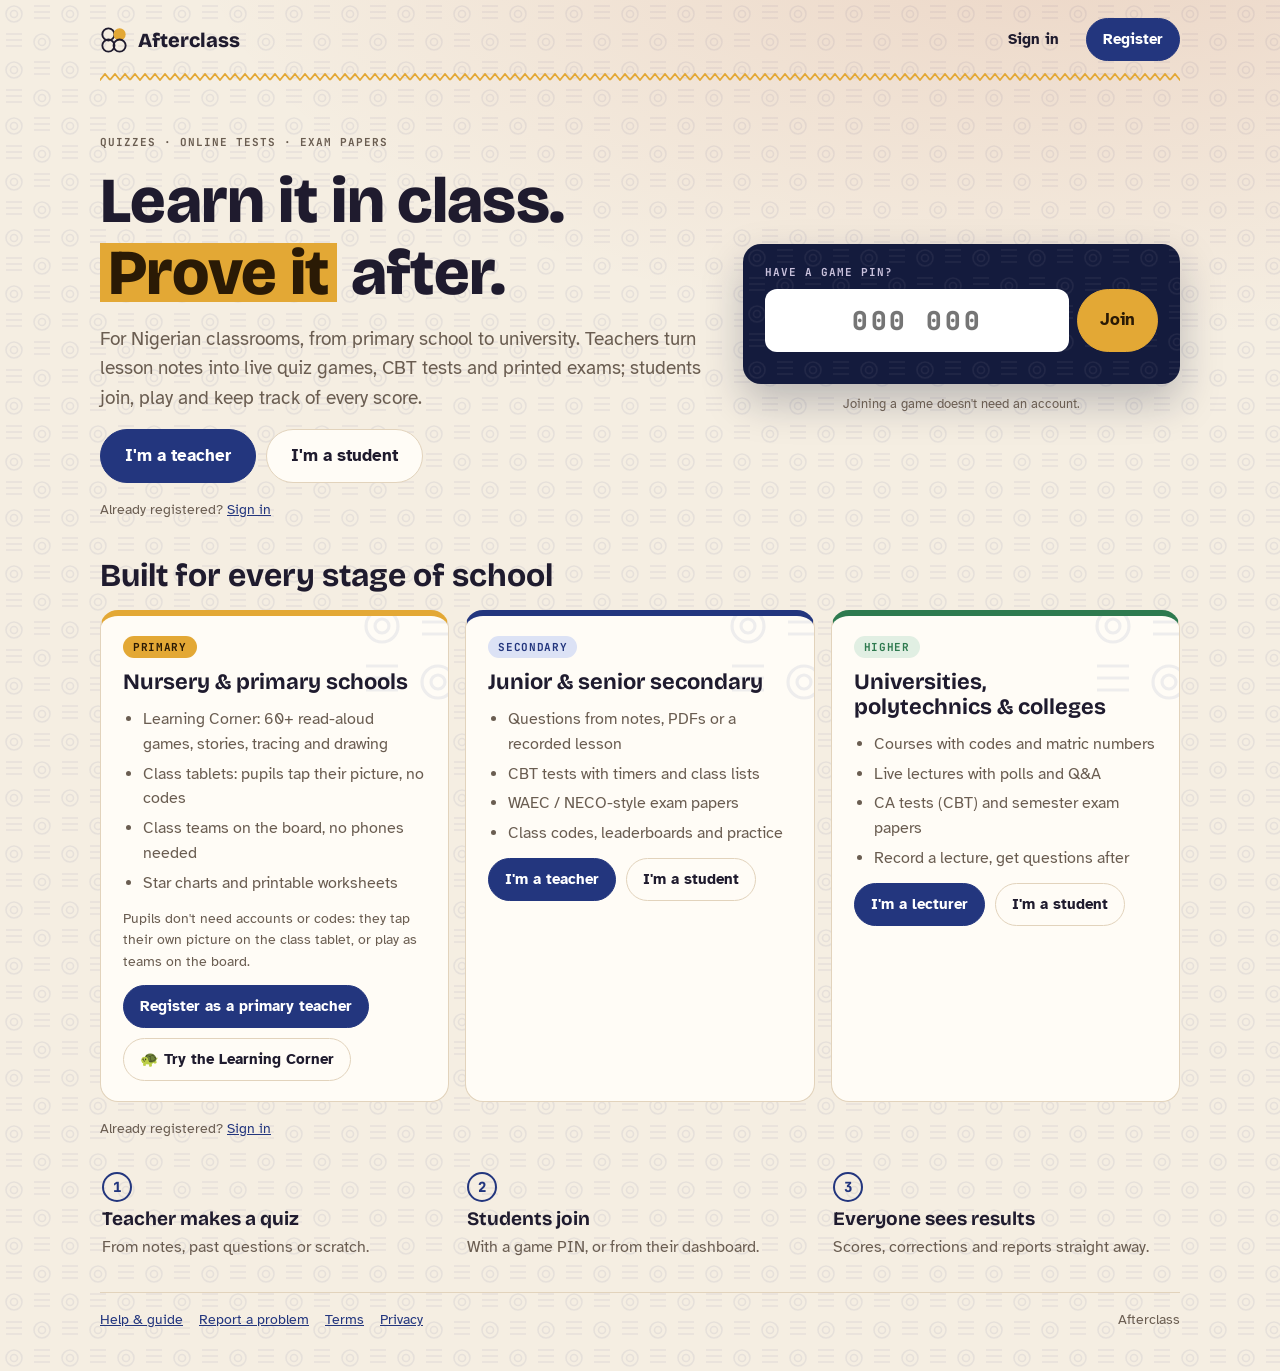
<file: index.html>
<!doctype html>
<html lang="en">
<head>
<meta charset="utf-8">
<meta name="viewport" content="width=device-width, initial-scale=1, viewport-fit=cover">
<title>Afterclass · Quizzes, tests and exams</title>
<meta name="description" content="Live quiz games, online tests and exam papers for schools. Students and teachers register free, or join a game with its PIN.">
<meta property="og:title" content="Afterclass · Quizzes, tests and exams">
<meta property="og:description" content="Live quiz games, online tests and exam papers for schools. Students and teachers register free, or join a game with its PIN.">
<meta name="theme-color" content="#141B3D">
<link rel="icon" href="assets/favicon.svg" type="image/svg+xml">
<link rel="manifest" href="manifest.webmanifest">
<link rel="apple-touch-icon" href="assets/icons/icon-192.png">
<link rel="stylesheet" href="assets/css/app.css">
<script src="assets/js/boot.js"></script>
</head>
<body class="stage">
<div id="app"><div class="phone"><p class="muted boot">Loading…</p></div></div>
<div id="announce" class="sr-only" aria-live="assertive"></div>

<!-- Shown when the browser can't run the quiz (Opera Mini "extreme" mode, very old phones). -->
<div id="oldBrowser" class="phone" hidden>
  <h1 style="font-size:28px">Please open this link in Chrome</h1>
  <p>Your browser can't run the quiz. Opera Mini's data-saving mode and some very old browsers don't support it.</p>
  <p><b>What to do:</b> copy this page's address and open it in <b>Chrome</b>, <b>Firefox</b>, <b>Samsung Internet</b> or <b>Opera</b> (the normal Opera, not Opera Mini). In Opera Mini you can also turn off <i>Data savings → Extreme</i>.</p>
</div>
<noscript><div class="phone"><h1 style="font-size:28px">Turn on JavaScript</h1><p>This quiz needs JavaScript. Open the link in Chrome or another modern browser.</p></div></noscript>
<script nomodule>document.getElementById("app").hidden = true; document.getElementById("oldBrowser").hidden = false;</script>
<script>
  if (/Opera Mini/i.test(navigator.userAgent) || window.operamini) { document.getElementById("app").hidden = true; document.getElementById("oldBrowser").hidden = false; }
</script>
<script src="assets/vendor/supabase.js" defer></script>
<script type="module" src="assets/js/student.js"></script>
</body>
</html>
</file>
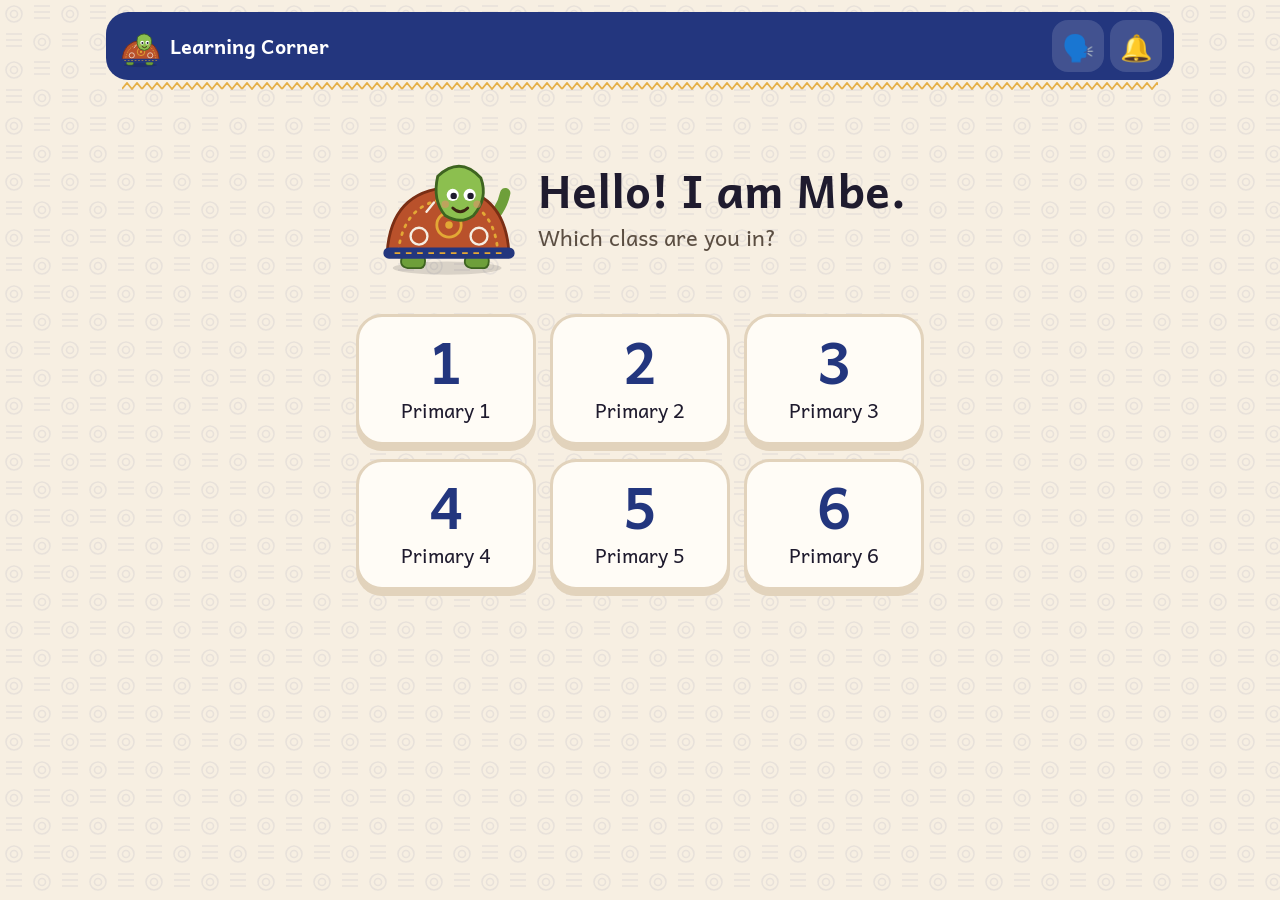
<file: kids/index.html>
<!doctype html>
<html lang="en">
<head>
<meta charset="utf-8">
<meta name="viewport" content="width=device-width, initial-scale=1, viewport-fit=cover">
<title>Learning Corner · Afterclass</title>
<meta name="description" content="Learning games, stories, tracing and drawing for Nigerian primary pupils. Read aloud, no typing needed.">
<meta name="theme-color" content="#23367E">
<link rel="icon" href="../assets/favicon.svg" type="image/svg+xml">
<link rel="manifest" href="../manifest.webmanifest">
<link rel="apple-touch-icon" href="../assets/icons/icon-192.png">
<link rel="preconnect" href="https://fonts.googleapis.com">
<link rel="stylesheet" href="https://fonts.googleapis.com/css2?family=Andika:wght@400;700&display=swap">
<link rel="stylesheet" href="../assets/css/app.css">
<link rel="stylesheet" href="../assets/css/kids.css">
<script src="../assets/js/boot.js"></script>
</head>
<body class="kids">
<div id="kapp"><p class="boot k-center">Loading…</p></div>
<noscript><p class="k-center">Please open this page in Chrome with JavaScript turned on.</p></noscript>
<script src="../assets/vendor/supabase.js" defer></script>
<script type="module" src="../assets/js/kids/app.js"></script>
</body>
</html>
</file>
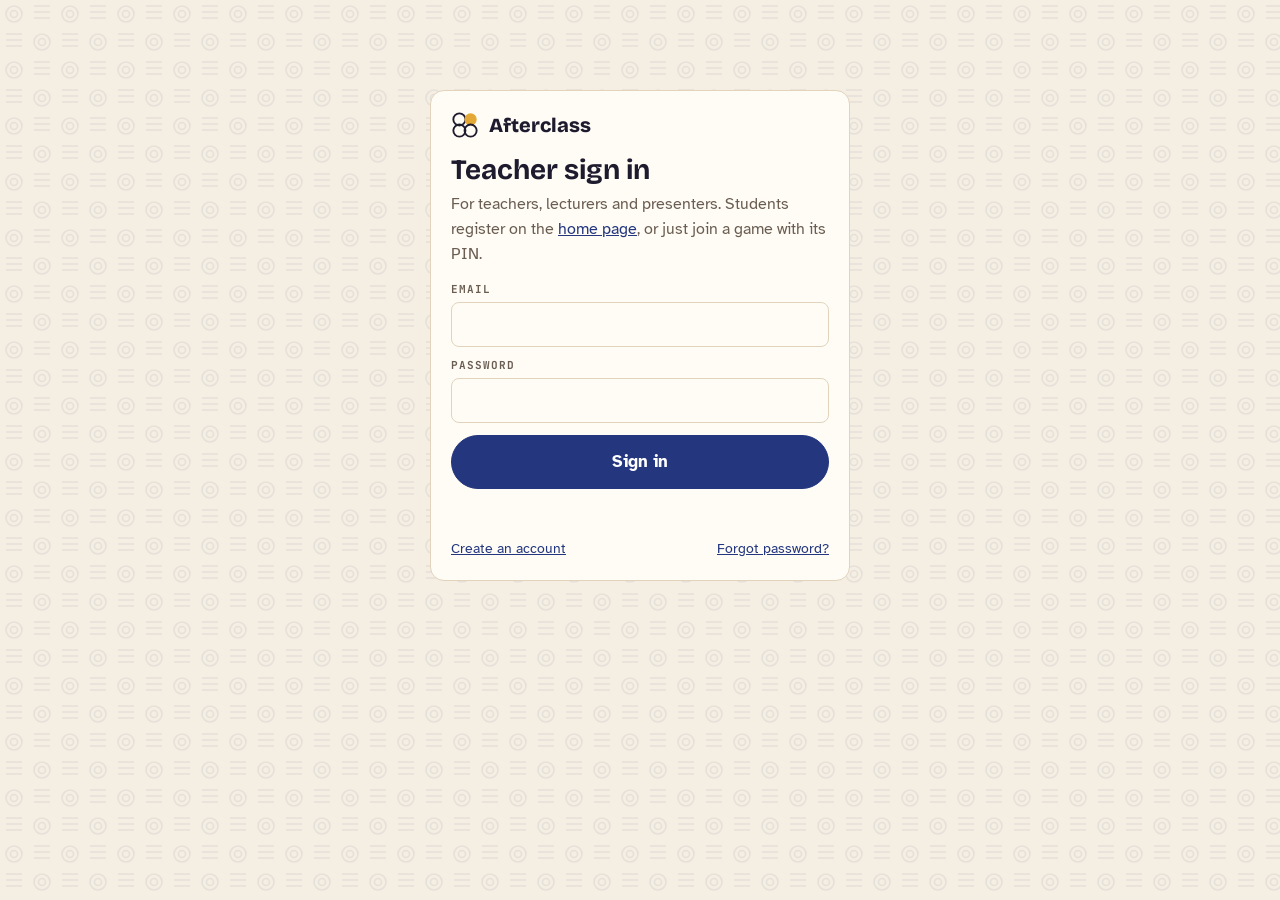
<file: teacher/index.html>
<!doctype html>
<html lang="en">
<head>
<meta charset="utf-8">
<meta name="viewport" content="width=device-width, initial-scale=1">
<title>Afterclass · Teacher</title>
<meta name="robots" content="noindex">
<link rel="icon" href="../assets/favicon.svg" type="image/svg+xml">
<link rel="manifest" href="../manifest.webmanifest">
<link rel="apple-touch-icon" href="../assets/icons/icon-192.png">
<meta name="theme-color" content="#141B3D">
<script src="../assets/js/boot.js"></script>
<link rel="stylesheet" href="../assets/css/app.css">
</head>
<body>
<div class="shell" id="app"><p class="muted boot">Loading…</p></div>
<script src="../assets/vendor/supabase.js" defer></script>
<script type="module" src="../assets/js/teacher.js"></script>
</body>
</html>
</file>
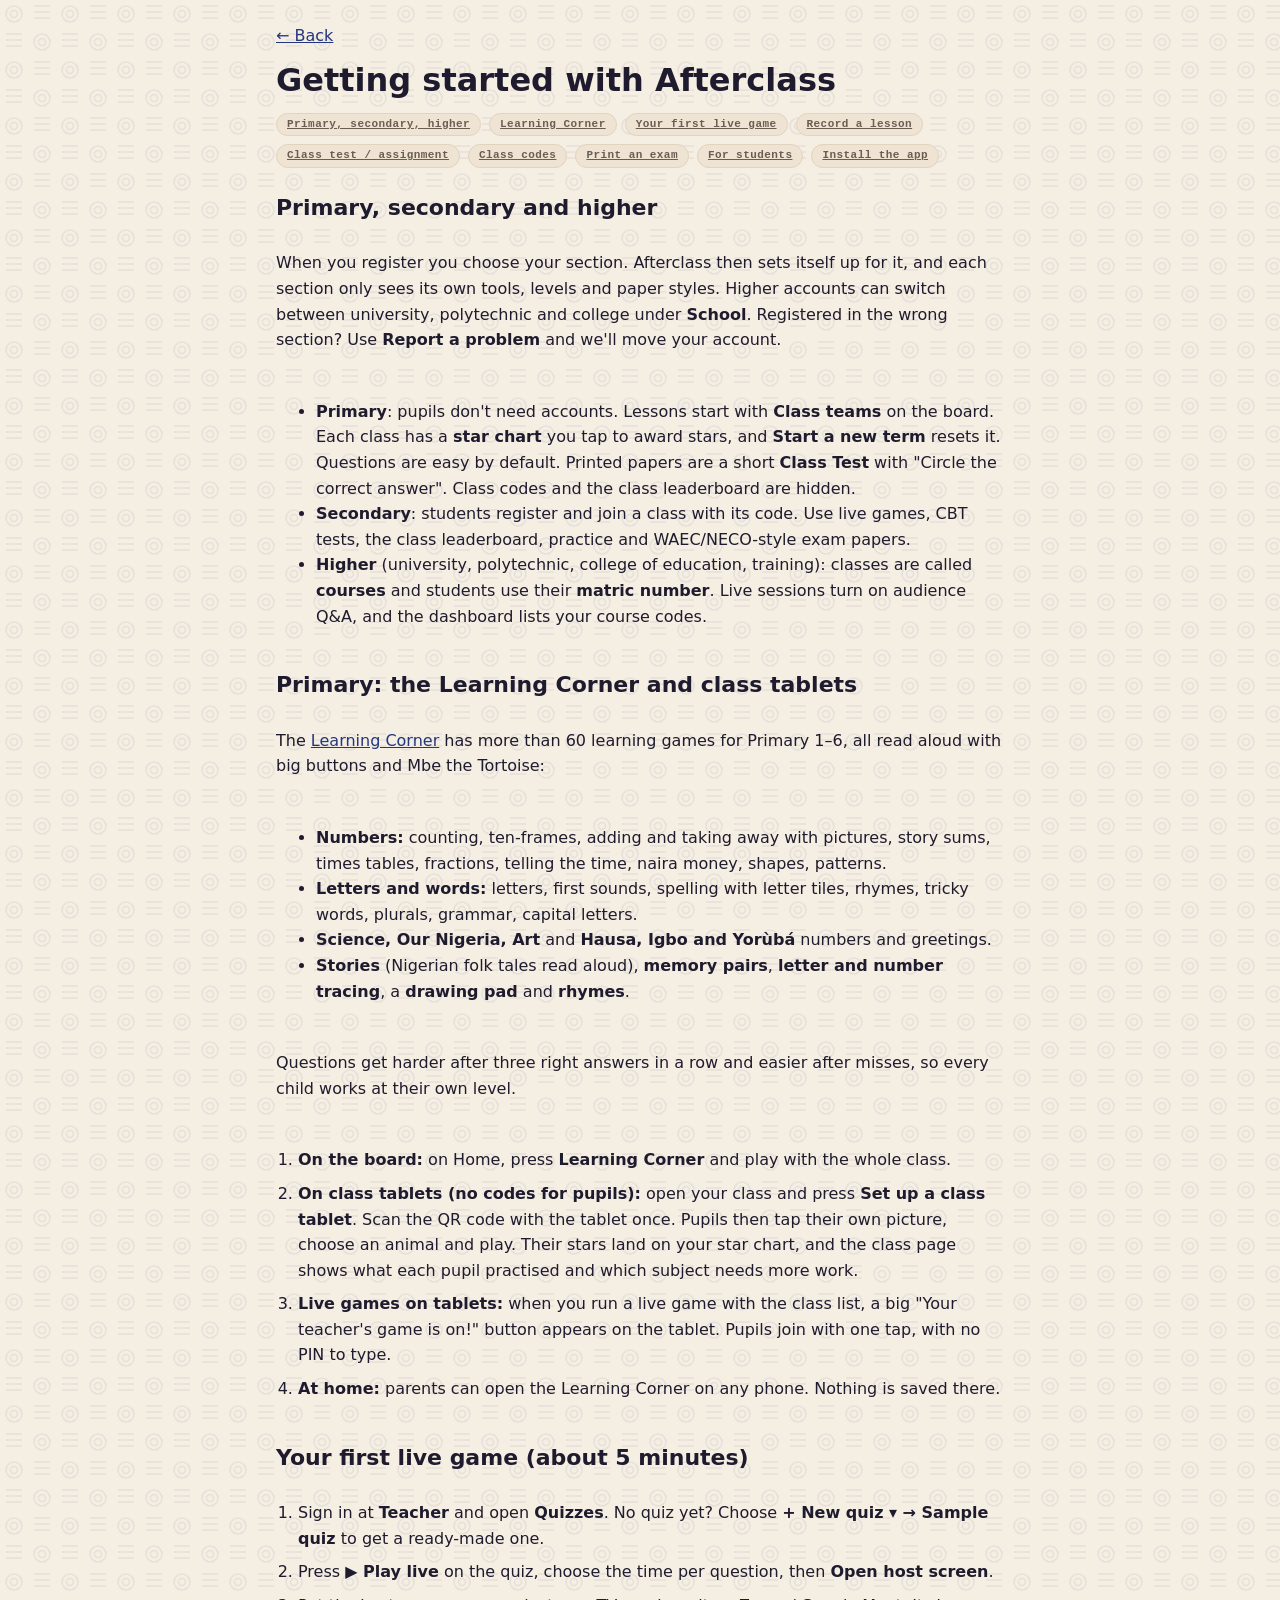
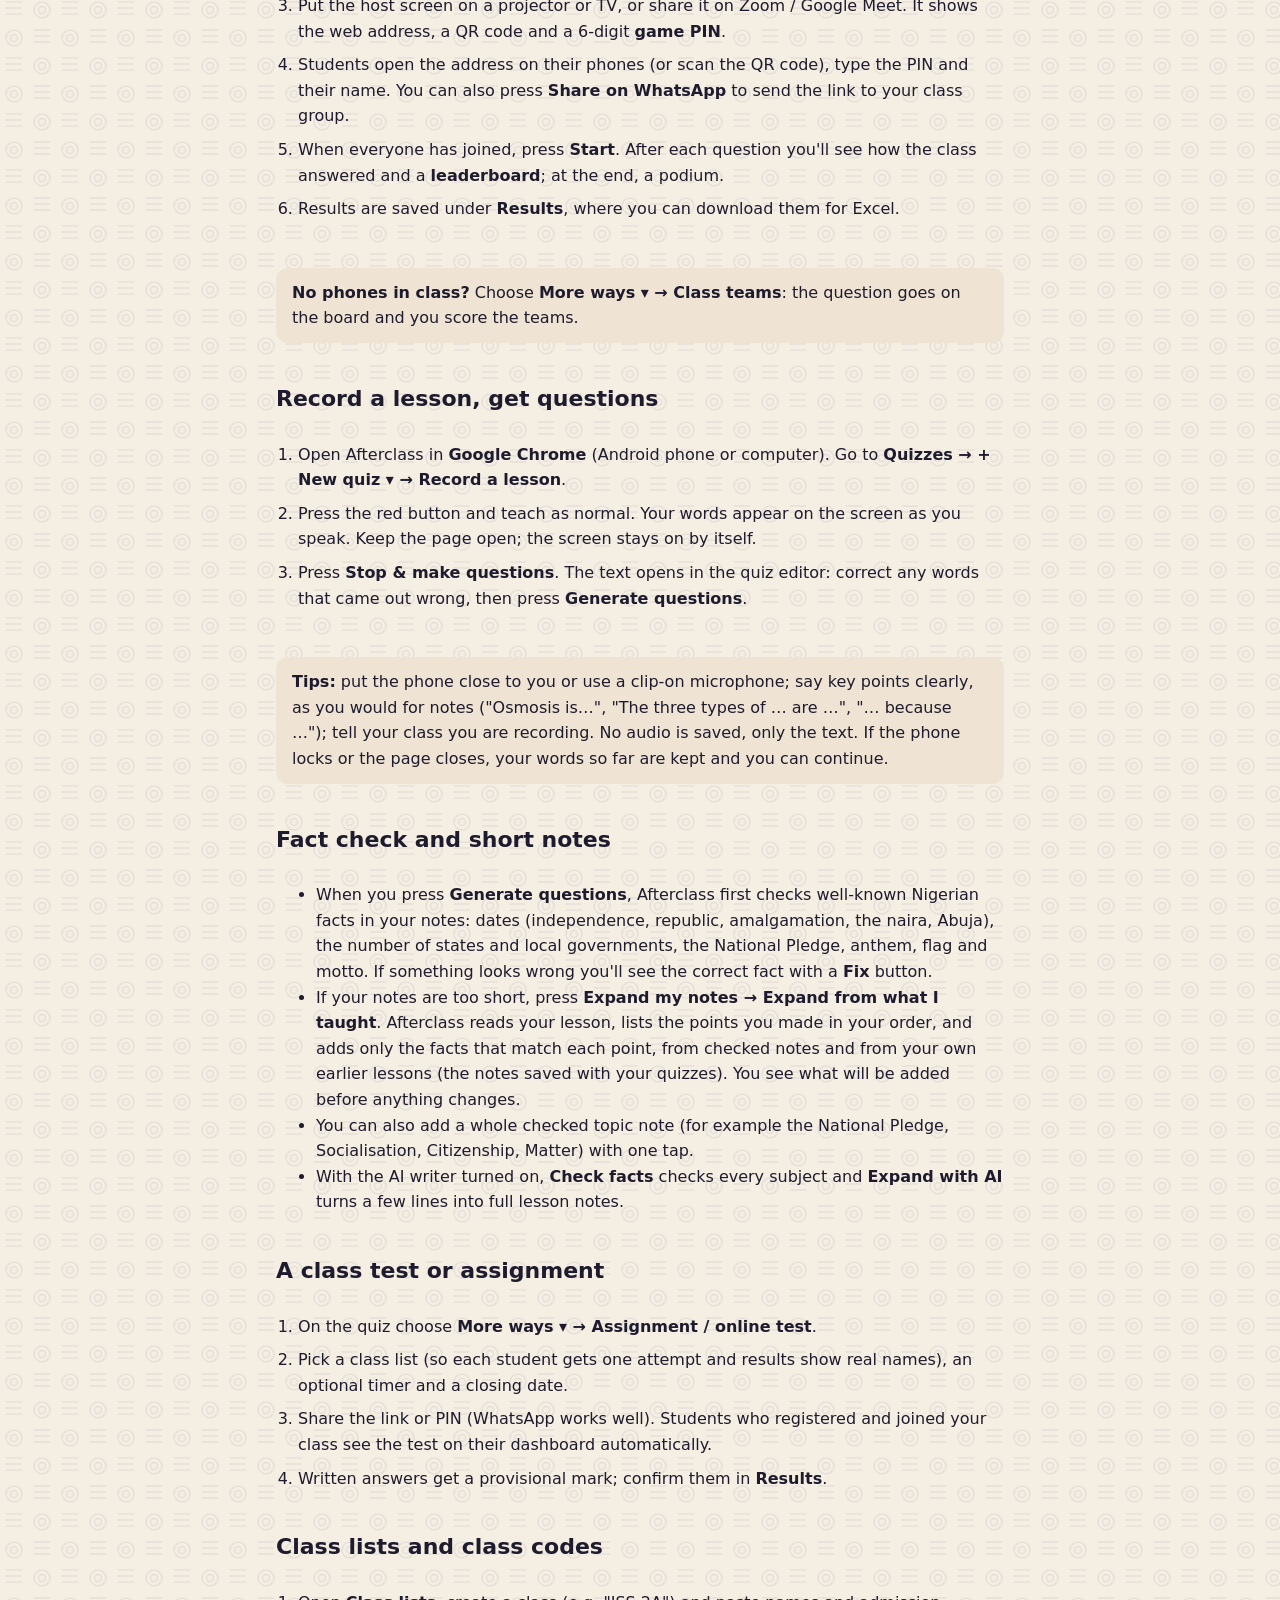
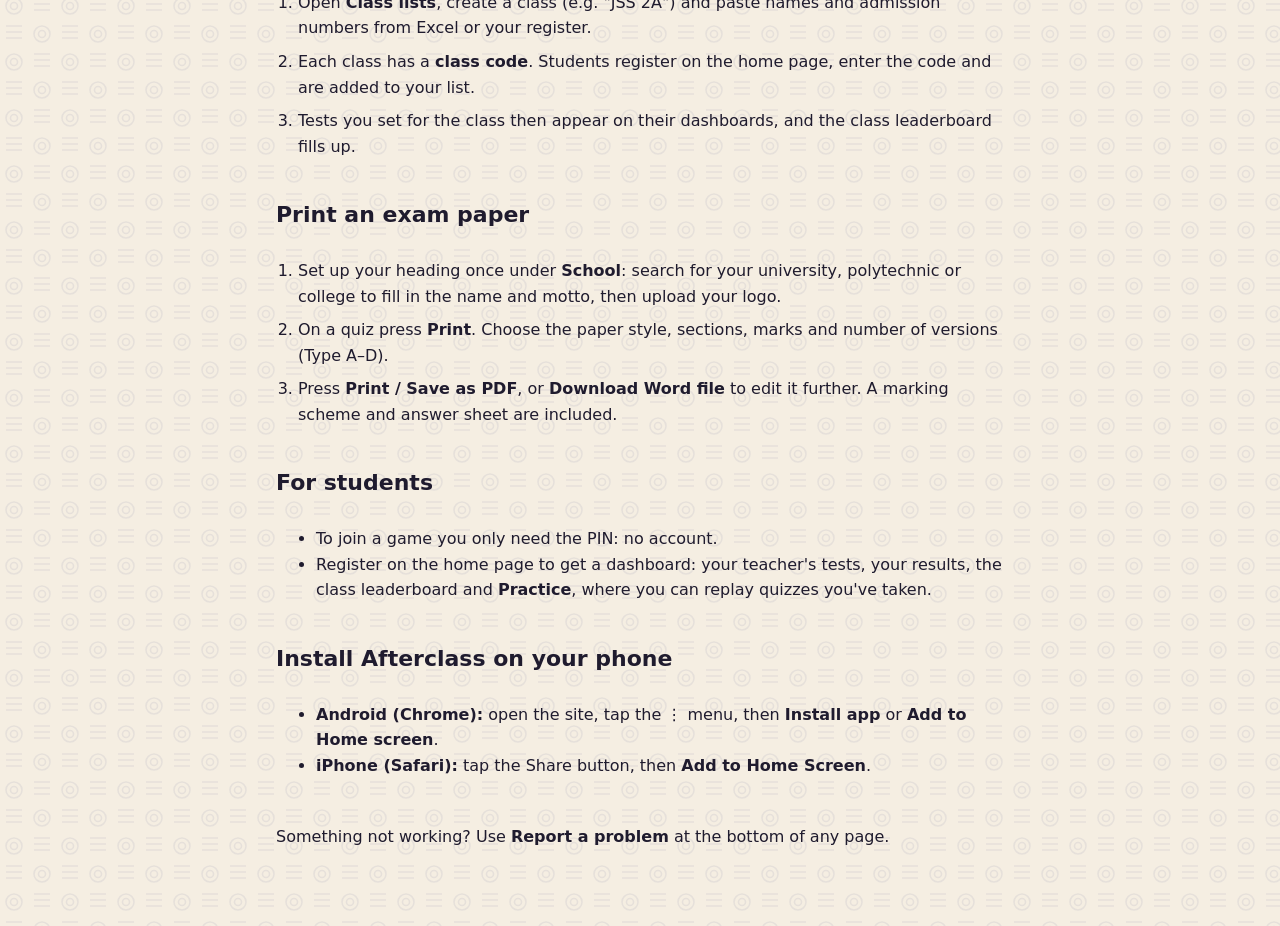
<file: help.html>
<!doctype html>
<html lang="en">
<head>
<meta charset="utf-8">
<meta name="viewport" content="width=device-width, initial-scale=1">
<title>Afterclass · Getting started</title>
<link rel="icon" href="assets/favicon.svg" type="image/svg+xml">
<link rel="manifest" href="manifest.webmanifest">
<link rel="stylesheet" href="assets/css/app.css">
<style>
  .doc { max-width: 760px; margin: 0 auto; padding: 24px 16px 60px; display: grid; gap: 14px; }
  .doc h1 { font-size: 32px; } .doc h2 { font-size: 22px; margin-top: 14px; } .doc p, .doc li { line-height: 1.6; }
  .doc ol { padding-left: 22px; display: grid; gap: 8px; }
  .tip { background: var(--sunk); border-radius: 12px; padding: 12px 16px; }
  nav.toc { display: flex; flex-wrap: wrap; gap: 8px; }
</style>
</head>
<body>
<main class="doc">
  <a href="./">← Back</a>
  <h1>Getting started with Afterclass</h1>
  <nav class="toc" aria-label="On this page"><a class="chip" href="#sections">Primary, secondary, higher</a><a class="chip" href="#corner">Learning Corner</a><a class="chip" href="#live">Your first live game</a><a class="chip" href="#record">Record a lesson</a><a class="chip" href="#test">Class test / assignment</a><a class="chip" href="#class">Class codes</a><a class="chip" href="#print">Print an exam</a><a class="chip" href="#students">For students</a><a class="chip" href="#app">Install the app</a></nav>

  <h2 id="sections">Primary, secondary and higher</h2>
  <p>When you register you choose your section. Afterclass then sets itself up for it, and each section only sees its own tools, levels and paper styles. Higher accounts can switch between university, polytechnic and college under <b>School</b>. Registered in the wrong section? Use <b>Report a problem</b> and we'll move your account.</p>
  <ul>
    <li><b>Primary</b>: pupils don't need accounts. Lessons start with <b>Class teams</b> on the board. Each class has a <b>star chart</b> you tap to award stars, and <b>Start a new term</b> resets it. Questions are easy by default. Printed papers are a short <b>Class Test</b> with "Circle the correct answer". Class codes and the class leaderboard are hidden.</li>
    <li><b>Secondary</b>: students register and join a class with its code. Use live games, CBT tests, the class leaderboard, practice and WAEC/NECO-style exam papers.</li>
    <li><b>Higher</b> (university, polytechnic, college of education, training): classes are called <b>courses</b> and students use their <b>matric number</b>. Live sessions turn on audience Q&amp;A, and the dashboard lists your course codes.</li>
  </ul>

  <h2 id="corner">Primary: the Learning Corner and class tablets</h2>
  <p>The <a href="kids/">Learning Corner</a> has more than 60 learning games for Primary 1–6, all read aloud with big buttons and Mbe the Tortoise:</p>
  <ul>
    <li><b>Numbers:</b> counting, ten-frames, adding and taking away with pictures, story sums, times tables, fractions, telling the time, naira money, shapes, patterns.</li>
    <li><b>Letters and words:</b> letters, first sounds, spelling with letter tiles, rhymes, tricky words, plurals, grammar, capital letters.</li>
    <li><b>Science, Our Nigeria, Art</b> and <b>Hausa, Igbo and Yorùbá</b> numbers and greetings.</li>
    <li><b>Stories</b> (Nigerian folk tales read aloud), <b>memory pairs</b>, <b>letter and number tracing</b>, a <b>drawing pad</b> and <b>rhymes</b>.</li>
  </ul>
  <p>Questions get harder after three right answers in a row and easier after misses, so every child works at their own level.</p>
  <ol>
    <li><b>On the board:</b> on Home, press <b>Learning Corner</b> and play with the whole class.</li>
    <li><b>On class tablets (no codes for pupils):</b> open your class and press <b>Set up a class tablet</b>. Scan the QR code with the tablet once. Pupils then tap their own picture, choose an animal and play. Their stars land on your star chart, and the class page shows what each pupil practised and which subject needs more work.</li>
    <li><b>Live games on tablets:</b> when you run a live game with the class list, a big "Your teacher's game is on!" button appears on the tablet. Pupils join with one tap, with no PIN to type.</li>
    <li><b>At home:</b> parents can open the Learning Corner on any phone. Nothing is saved there.</li>
  </ol>

  <h2 id="live">Your first live game (about 5 minutes)</h2>
  <ol>
    <li>Sign in at <b>Teacher</b> and open <b>Quizzes</b>. No quiz yet? Choose <b>+ New quiz ▾ → Sample quiz</b> to get a ready-made one.</li>
    <li>Press <b>▶ Play live</b> on the quiz, choose the time per question, then <b>Open host screen</b>.</li>
    <li>Put the host screen on a projector or TV, or share it on Zoom / Google Meet. It shows the web address, a QR code and a 6-digit <b>game PIN</b>.</li>
    <li>Students open the address on their phones (or scan the QR code), type the PIN and their name. You can also press <b>Share on WhatsApp</b> to send the link to your class group.</li>
    <li>When everyone has joined, press <b>Start</b>. After each question you'll see how the class answered and a <b>leaderboard</b>; at the end, a podium.</li>
    <li>Results are saved under <b>Results</b>, where you can download them for Excel.</li>
  </ol>
  <p class="tip"><b>No phones in class?</b> Choose <b>More ways ▾ → Class teams</b>: the question goes on the board and you score the teams.</p>

  <h2 id="record">Record a lesson, get questions</h2>
  <ol>
    <li>Open Afterclass in <b>Google Chrome</b> (Android phone or computer). Go to <b>Quizzes → + New quiz ▾ → Record a lesson</b>.</li>
    <li>Press the red button and teach as normal. Your words appear on the screen as you speak. Keep the page open; the screen stays on by itself.</li>
    <li>Press <b>Stop &amp; make questions</b>. The text opens in the quiz editor: correct any words that came out wrong, then press <b>Generate questions</b>.</li>
  </ol>
  <p class="tip"><b>Tips:</b> put the phone close to you or use a clip-on microphone; say key points clearly, as you would for notes ("Osmosis is…", "The three types of … are …", "… because …"); tell your class you are recording. No audio is saved, only the text. If the phone locks or the page closes, your words so far are kept and you can continue.</p>

  <h2 id="check">Fact check and short notes</h2>
  <ul>
    <li>When you press <b>Generate questions</b>, Afterclass first checks well-known Nigerian facts in your notes: dates (independence, republic, amalgamation, the naira, Abuja), the number of states and local governments, the National Pledge, anthem, flag and motto. If something looks wrong you'll see the correct fact with a <b>Fix</b> button.</li>
    <li>If your notes are too short, press <b>Expand my notes → Expand from what I taught</b>. Afterclass reads your lesson, lists the points you made in your order, and adds only the facts that match each point, from checked notes and from your own earlier lessons (the notes saved with your quizzes). You see what will be added before anything changes.</li>
    <li>You can also add a whole checked topic note (for example the National Pledge, Socialisation, Citizenship, Matter) with one tap.</li>
    <li>With the AI writer turned on, <b>Check facts</b> checks every subject and <b>Expand with AI</b> turns a few lines into full lesson notes.</li>
  </ul>

  <h2 id="test">A class test or assignment</h2>
  <ol>
    <li>On the quiz choose <b>More ways ▾ → Assignment / online test</b>.</li>
    <li>Pick a class list (so each student gets one attempt and results show real names), an optional timer and a closing date.</li>
    <li>Share the link or PIN (WhatsApp works well). Students who registered and joined your class see the test on their dashboard automatically.</li>
    <li>Written answers get a provisional mark; confirm them in <b>Results</b>.</li>
  </ol>

  <h2 id="class">Class lists and class codes</h2>
  <ol>
    <li>Open <b>Class lists</b>, create a class (e.g. "JSS 2A") and paste names and admission numbers from Excel or your register.</li>
    <li>Each class has a <b>class code</b>. Students register on the home page, enter the code and are added to your list.</li>
    <li>Tests you set for the class then appear on their dashboards, and the class leaderboard fills up.</li>
  </ol>

  <h2 id="print">Print an exam paper</h2>
  <ol>
    <li>Set up your heading once under <b>School</b>: search for your university, polytechnic or college to fill in the name and motto, then upload your logo.</li>
    <li>On a quiz press <b>Print</b>. Choose the paper style, sections, marks and number of versions (Type A–D).</li>
    <li>Press <b>Print / Save as PDF</b>, or <b>Download Word file</b> to edit it further. A marking scheme and answer sheet are included.</li>
  </ol>

  <h2 id="students">For students</h2>
  <ul>
    <li>To join a game you only need the PIN: no account.</li>
    <li>Register on the home page to get a dashboard: your teacher's tests, your results, the class leaderboard and <b>Practice</b>, where you can replay quizzes you've taken.</li>
  </ul>

  <h2 id="app">Install Afterclass on your phone</h2>
  <ul>
    <li><b>Android (Chrome):</b> open the site, tap the ⋮ menu, then <b>Install app</b> or <b>Add to Home screen</b>.</li>
    <li><b>iPhone (Safari):</b> tap the Share button, then <b>Add to Home Screen</b>.</li>
  </ul>
  <p>Something not working? Use <b>Report a problem</b> at the bottom of any page.</p>
</main>
</body>
</html>
</file>
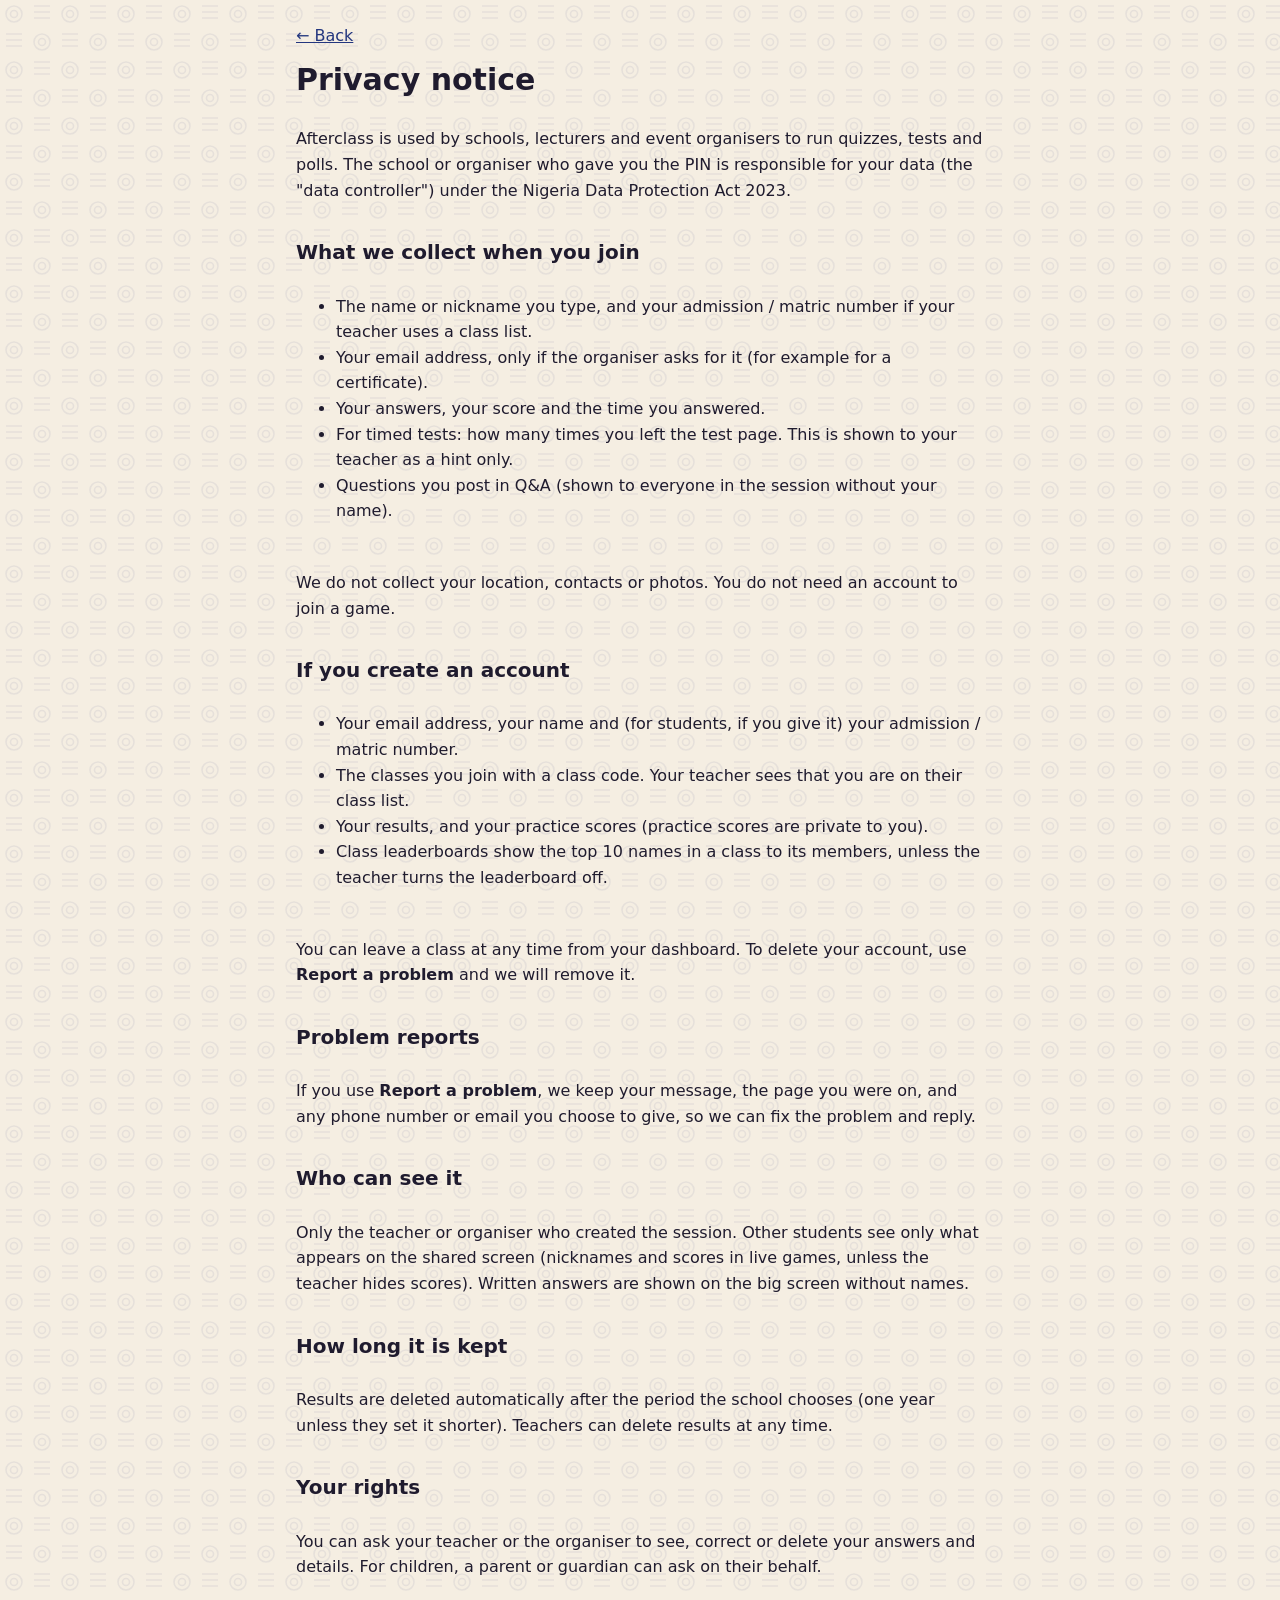
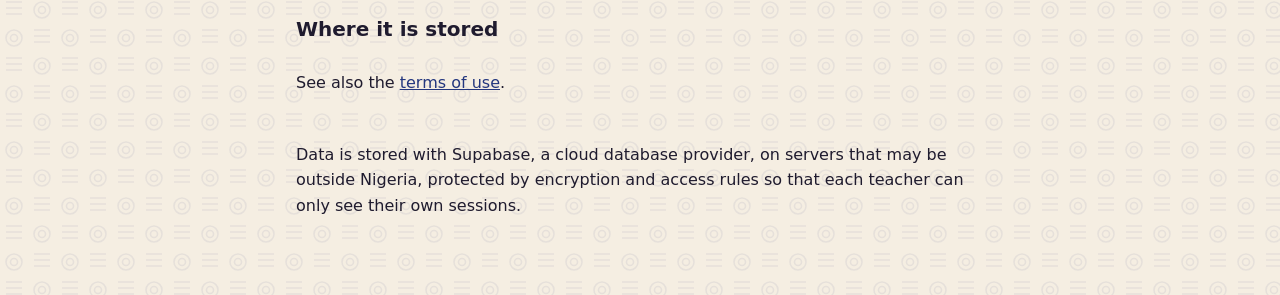
<file: privacy.html>
<!doctype html>
<html lang="en">
<head>
<meta charset="utf-8">
<meta name="viewport" content="width=device-width, initial-scale=1">
<title>Afterclass · Privacy notice</title>
<link rel="icon" href="assets/favicon.svg" type="image/svg+xml">
<link rel="manifest" href="manifest.webmanifest">
<link rel="stylesheet" href="assets/css/app.css">
<style>.doc { max-width: 720px; margin: 0 auto; padding: 24px 16px 60px; display: grid; gap: 14px; } .doc h1 { font-size: 30px; } .doc h2 { font-size: 20px; margin-top: 8px; } .doc p, .doc li { line-height: 1.6; }</style>
</head>
<body>
<main class="doc">
  <a href="./">← Back</a>
  <h1>Privacy notice</h1>
  <p>Afterclass is used by schools, lecturers and event organisers to run quizzes, tests and polls. The school or organiser who gave you the PIN is responsible for your data (the "data controller") under the Nigeria Data Protection Act 2023.</p>
  <h2>What we collect when you join</h2>
  <ul>
    <li>The name or nickname you type, and your admission / matric number if your teacher uses a class list.</li>
    <li>Your email address, only if the organiser asks for it (for example for a certificate).</li>
    <li>Your answers, your score and the time you answered.</li>
    <li>For timed tests: how many times you left the test page. This is shown to your teacher as a hint only.</li>
    <li>Questions you post in Q&amp;A (shown to everyone in the session without your name).</li>
  </ul>
  <p>We do not collect your location, contacts or photos. You do not need an account to join a game.</p>
  <h2>If you create an account</h2>
  <ul>
    <li>Your email address, your name and (for students, if you give it) your admission / matric number.</li>
    <li>The classes you join with a class code. Your teacher sees that you are on their class list.</li>
    <li>Your results, and your practice scores (practice scores are private to you).</li>
    <li>Class leaderboards show the top 10 names in a class to its members, unless the teacher turns the leaderboard off.</li>
  </ul>
  <p>You can leave a class at any time from your dashboard. To delete your account, use <b>Report a problem</b> and we will remove it.</p>
  <h2>Problem reports</h2>
  <p>If you use <b>Report a problem</b>, we keep your message, the page you were on, and any phone number or email you choose to give, so we can fix the problem and reply.</p>
  <h2>Who can see it</h2>
  <p>Only the teacher or organiser who created the session. Other students see only what appears on the shared screen (nicknames and scores in live games, unless the teacher hides scores). Written answers are shown on the big screen without names.</p>
  <h2>How long it is kept</h2>
  <p>Results are deleted automatically after the period the school chooses (one year unless they set it shorter). Teachers can delete results at any time.</p>
  <h2>Your rights</h2>
  <p>You can ask your teacher or the organiser to see, correct or delete your answers and details. For children, a parent or guardian can ask on their behalf.</p>
  <h2>Where it is stored</h2>
  <p>See also the <a href="terms.html">terms of use</a>.</p>
  <p>Data is stored with Supabase, a cloud database provider, on servers that may be outside Nigeria, protected by encryption and access rules so that each teacher can only see their own sessions.</p>
</main>
</body>
</html>
</file>
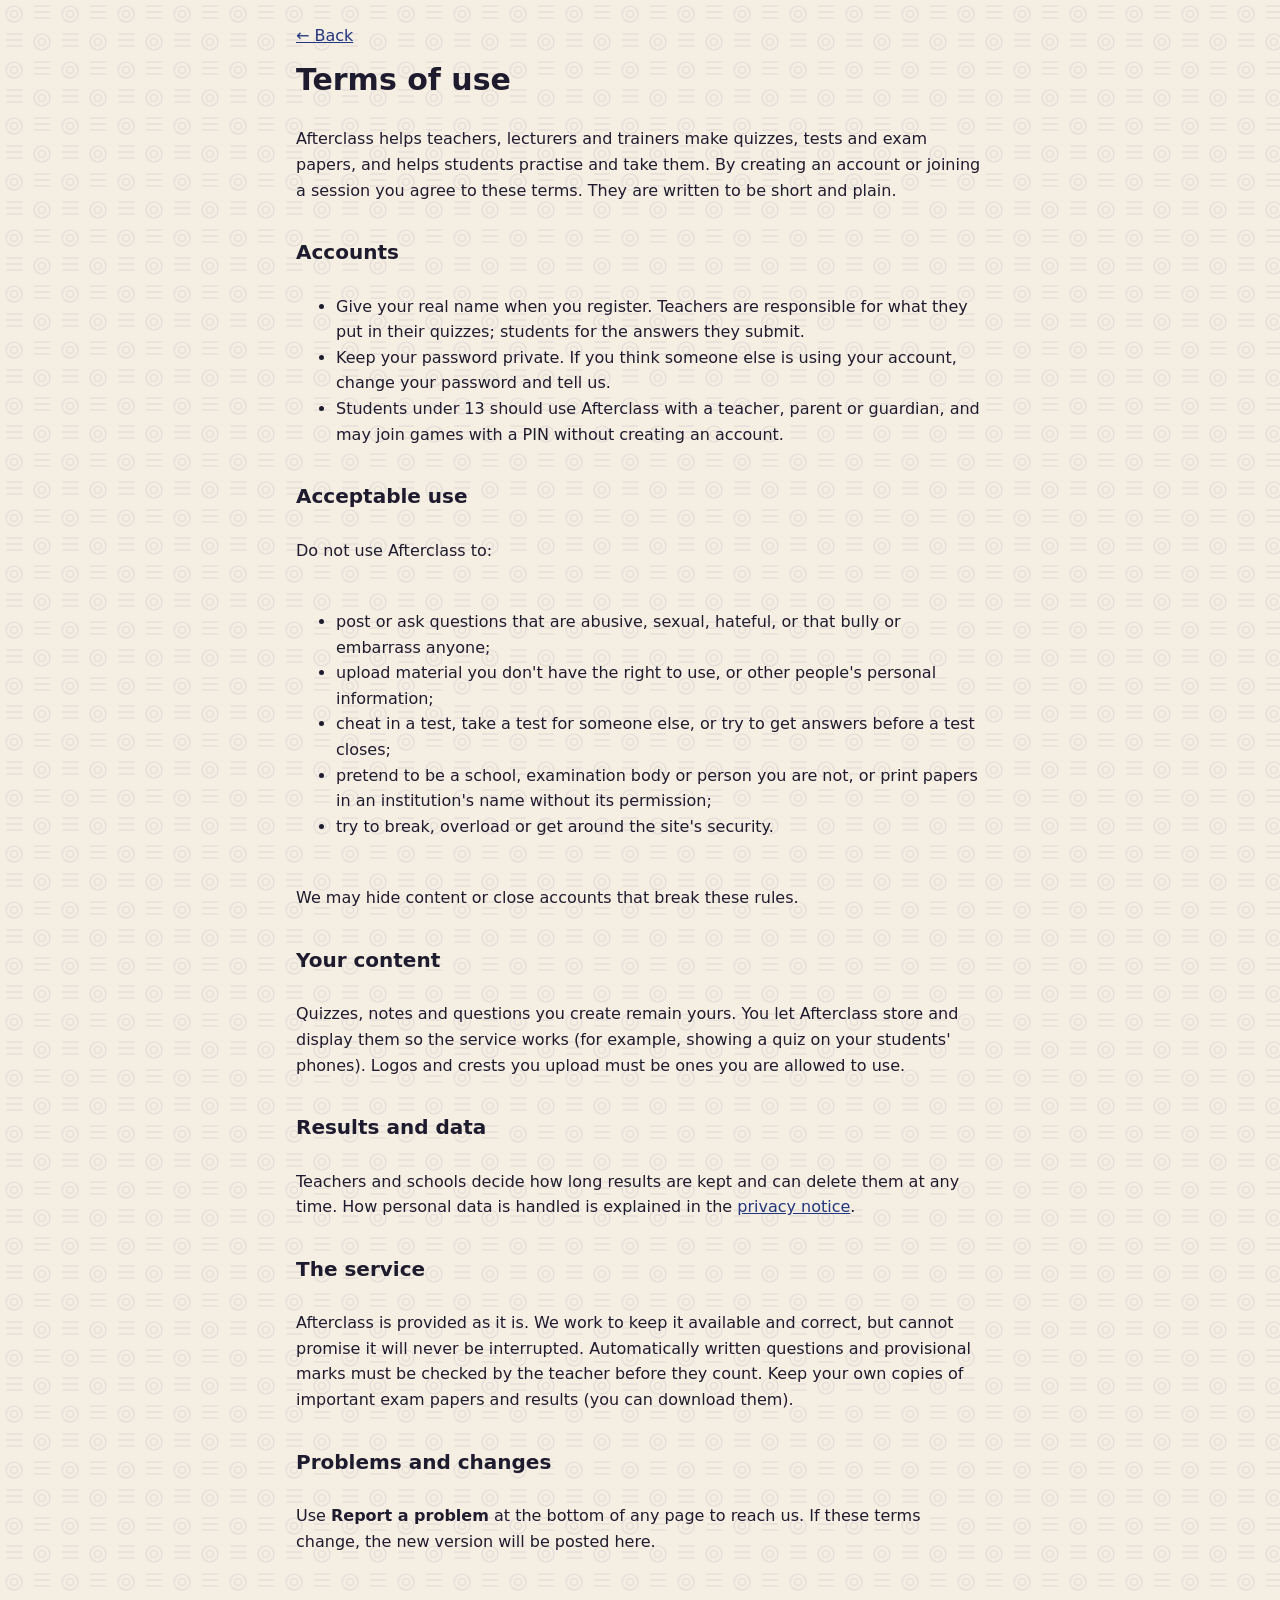
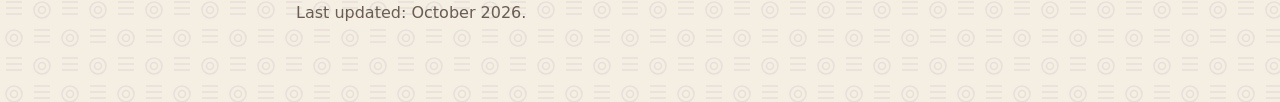
<file: terms.html>
<!doctype html>
<html lang="en">
<head>
<meta charset="utf-8">
<meta name="viewport" content="width=device-width, initial-scale=1">
<title>Afterclass · Terms of use</title>
<link rel="icon" href="assets/favicon.svg" type="image/svg+xml">
<link rel="manifest" href="manifest.webmanifest">
<link rel="stylesheet" href="assets/css/app.css">
<style>.doc { max-width: 720px; margin: 0 auto; padding: 24px 16px 60px; display: grid; gap: 14px; } .doc h1 { font-size: 30px; } .doc h2 { font-size: 20px; margin-top: 8px; } .doc p, .doc li { line-height: 1.6; }</style>
</head>
<body>
<main class="doc">
  <a href="./">← Back</a>
  <h1>Terms of use</h1>
  <p>Afterclass helps teachers, lecturers and trainers make quizzes, tests and exam papers, and helps students practise and take them. By creating an account or joining a session you agree to these terms. They are written to be short and plain.</p>

  <h2>Accounts</h2>
  <ul>
    <li>Give your real name when you register. Teachers are responsible for what they put in their quizzes; students for the answers they submit.</li>
    <li>Keep your password private. If you think someone else is using your account, change your password and tell us.</li>
    <li>Students under 13 should use Afterclass with a teacher, parent or guardian, and may join games with a PIN without creating an account.</li>
  </ul>

  <h2>Acceptable use</h2>
  <p>Do not use Afterclass to:</p>
  <ul>
    <li>post or ask questions that are abusive, sexual, hateful, or that bully or embarrass anyone;</li>
    <li>upload material you don't have the right to use, or other people's personal information;</li>
    <li>cheat in a test, take a test for someone else, or try to get answers before a test closes;</li>
    <li>pretend to be a school, examination body or person you are not, or print papers in an institution's name without its permission;</li>
    <li>try to break, overload or get around the site's security.</li>
  </ul>
  <p>We may hide content or close accounts that break these rules.</p>

  <h2>Your content</h2>
  <p>Quizzes, notes and questions you create remain yours. You let Afterclass store and display them so the service works (for example, showing a quiz on your students' phones). Logos and crests you upload must be ones you are allowed to use.</p>

  <h2>Results and data</h2>
  <p>Teachers and schools decide how long results are kept and can delete them at any time. How personal data is handled is explained in the <a href="privacy.html">privacy notice</a>.</p>

  <h2>The service</h2>
  <p>Afterclass is provided as it is. We work to keep it available and correct, but cannot promise it will never be interrupted. Automatically written questions and provisional marks must be checked by the teacher before they count. Keep your own copies of important exam papers and results (you can download them).</p>

  <h2>Problems and changes</h2>
  <p>Use <b>Report a problem</b> at the bottom of any page to reach us. If these terms change, the new version will be posted here.</p>
  <p class="muted">Last updated: October 2026.</p>
</main>
</body>
</html>
</file>
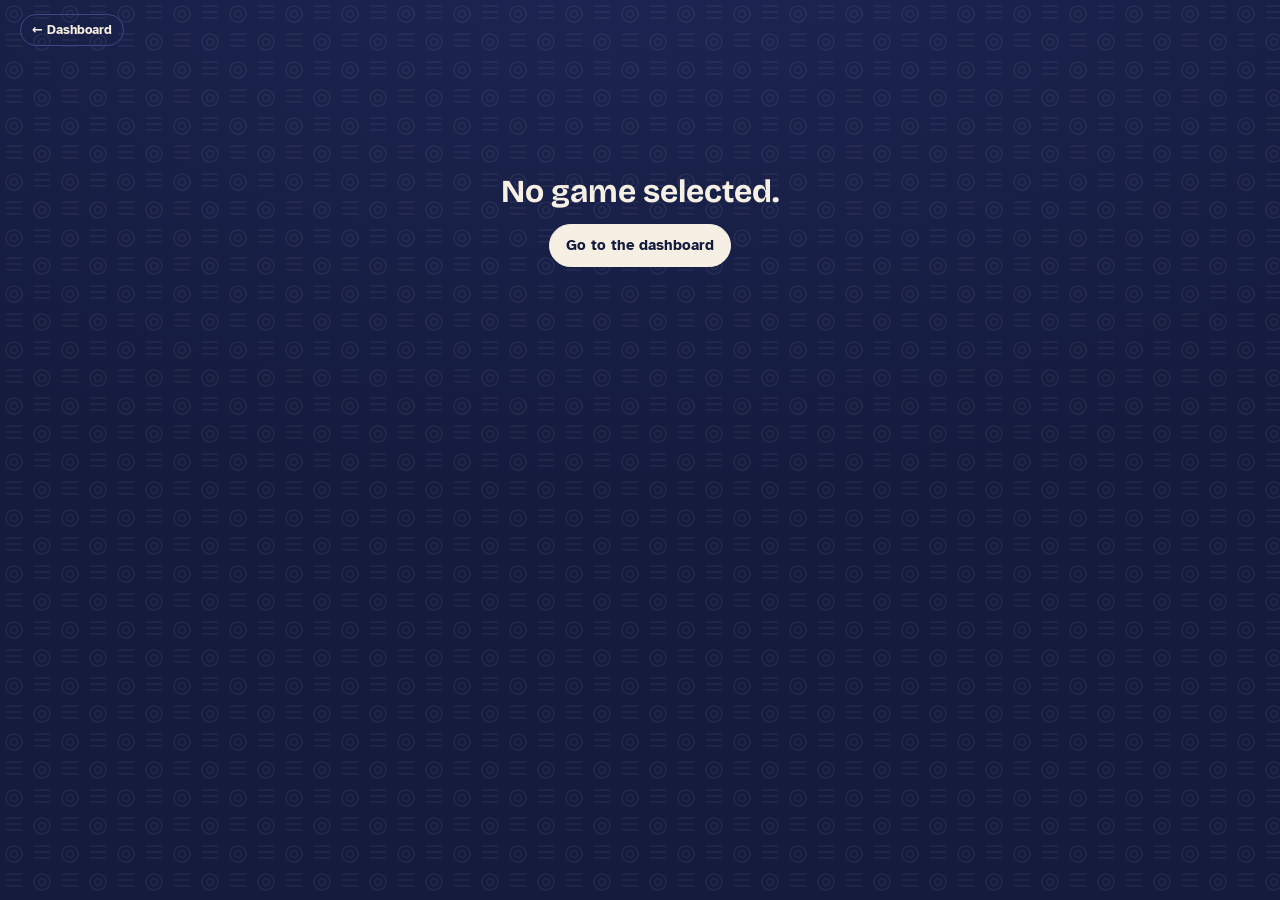
<file: teacher/host.html>
<!doctype html>
<html lang="en">
<head>
<meta charset="utf-8">
<meta name="viewport" content="width=device-width, initial-scale=1">
<title>Afterclass · Host</title>
<meta name="robots" content="noindex">
<link rel="icon" href="../assets/favicon.svg" type="image/svg+xml">
<link rel="manifest" href="../manifest.webmanifest">
<link rel="apple-touch-icon" href="../assets/icons/icon-192.png">
<meta name="theme-color" content="#141B3D">
<script src="../assets/js/boot.js"></script>
<link rel="stylesheet" href="../assets/css/app.css">
</head>
<body class="stage host">
<header class="stage-bar">
  <a class="btn sm" href="index.html#/sessions">← Dashboard</a>
  <div class="hud" id="hud"></div>
  <div class="row" id="tools"></div>
</header>
<div class="host-body">
  <main class="gwrap" id="stage" aria-live="polite"><p class="muted boot">Loading…</p></main>
  <aside class="qa-panel" id="qaPanel" hidden aria-label="Audience questions"></aside>
</div>
<script src="../assets/vendor/supabase.js" defer></script>
<script type="module" src="../assets/js/host.js"></script>
</body>
</html>
</file>
<file: assets/css/app.css>
/* Afterclass — shared styles.
   Answer options use exam OMR bubbles (A B C D) as the recurring motif. */
/* Look: Adire & Earth. Adire is the Yoruba indigo-dyed cloth: indigo for actions and
   game screens, terracotta and ochre accents, forest green for success, on warm sand.
   Patterns (below) echo adire's oniko tie-dye circles and eleko stencilled lines. */
:root {
  --bg: #F5EEE2; --surface: #FFFCF6; --sunk: #EFE4D3; --ink: #1F1B2E; --muted: #6A5D51; --line: #E2D3BC;
  --accent: #23367E; --accent-ink: #FFFFFF; --hi: #E3A835; --hi-ink: #2A1A05; --clay: #B9512B;
  --good: #2E7A4F; --good-bg: #E1EFE3; --bad: #B23A2A; --bad-bg: #F8E0DA; --warn: #8A5B00; --warn-bg: #FBEBC8;
  --a: #B9512B; --b: #2F4FA6; --c: #A97810; --d: #2E7A4F;
  --stage: #141B3D; --stage-2: #1D2654; --stage-3: #29336A; --stage-line: #3C4785; --stage-ink: #F6EFE3; --stage-muted: #C9C1DC;
  --f-display: "Bricolage Grotesque", "Segoe UI", system-ui, sans-serif;
  --f-body: "Atkinson Hyperlegible", "Segoe UI", system-ui, sans-serif;
  --f-mono: "JetBrains Mono", ui-monospace, Consolas, monospace;
  --r: 10px;
  /* adire motifs */
  --adire: url("data:image/svg+xml,%3Csvg xmlns='http://www.w3.org/2000/svg' width='56' height='56' viewBox='0 0 56 56'%3E%3Cg fill='none' stroke='%2323367E' stroke-opacity='.075' stroke-width='1.6'%3E%3Ccircle cx='14' cy='14' r='8'/%3E%3Ccircle cx='14' cy='14' r='3.5'/%3E%3Ccircle cx='42' cy='42' r='8'/%3E%3Ccircle cx='42' cy='42' r='3.5'/%3E%3Cpath d='M34 6h16M34 12h16M34 18h16M6 34h16M6 40h16M6 46h16'/%3E%3C/g%3E%3C/svg%3E");
  --adire-night: url("data:image/svg+xml,%3Csvg xmlns='http://www.w3.org/2000/svg' width='56' height='56' viewBox='0 0 56 56'%3E%3Cg fill='none' stroke='%23F6EFE3' stroke-opacity='.06' stroke-width='1.6'%3E%3Ccircle cx='14' cy='14' r='8'/%3E%3Ccircle cx='14' cy='14' r='3.5'/%3E%3Ccircle cx='42' cy='42' r='8'/%3E%3Ccircle cx='42' cy='42' r='3.5'/%3E%3Cpath d='M34 6h16M34 12h16M34 18h16M6 34h16M6 40h16M6 46h16'/%3E%3C/g%3E%3C/svg%3E");
  --zigzag: url("data:image/svg+xml,%3Csvg xmlns='http://www.w3.org/2000/svg' width='20' height='8' viewBox='0 0 20 8'%3E%3Cpath d='M0 7 5 1l5 6 5-6 5 6' fill='none' stroke='%23E3A835' stroke-width='1.8'/%3E%3C/svg%3E");
  color-scheme: light;
}
@media (prefers-color-scheme: dark) {
  :root {
    --bg: #15122A; --surface: #1F1B3A; --sunk: #191631; --ink: #F3EBDD; --muted: #B8AC9A; --line: #3A3462;
    --accent: #9EAEF5; --accent-ink: #15122A; --hi: #E8B54A; --clay: #E07B55;
    --good: #5CC48E; --good-bg: #173527; --bad: #F08A78; --bad-bg: #3D1D1C; --warn: #E8B54A; --warn-bg: #3A2E12;
    --adire: var(--adire-night);
    color-scheme: dark;
  }
}
* { box-sizing: border-box; }
html, body { margin: 0; }
body { background: var(--adire) var(--bg); color: var(--ink); font: 16px/1.55 var(--f-body); min-height: 100vh; }
h1, h2, h3 { font-family: var(--f-display); line-height: 1.12; text-wrap: balance; margin: 0; }
button, input, select, textarea { font: inherit; color: inherit; }
a { color: var(--accent); }
img, svg { max-width: 100%; }
[hidden] { display: none !important; }
:focus-visible { outline: 3px solid var(--accent); outline-offset: 2px; }
.label { font: 700 11px/1.2 var(--f-mono); letter-spacing: .09em; text-transform: uppercase; color: var(--muted); }
.muted { color: var(--muted); }
mark { background: linear-gradient(transparent 12%, var(--hi) 12%, var(--hi) 88%, transparent 88%); color: var(--hi-ink); padding: 0 .12em; }
.num { font-variant-numeric: tabular-nums; }

/* ---------- controls ---------- */
.btn { display: inline-flex; align-items: center; justify-content: center; gap: 8px; border: 1px solid var(--line); background: var(--surface); border-radius: 999px; padding: 9px 16px; cursor: pointer; font-weight: 700; font-size: 15px; text-decoration: none; color: var(--ink); transition: transform .08s, background .15s; white-space: nowrap; }
.btn:hover { background: var(--sunk); }
.btn:active { transform: translateY(1px); }
.btn:disabled { opacity: .5; cursor: not-allowed; }
.btn.primary { background: var(--accent); border-color: var(--accent); color: var(--accent-ink); }
.btn.primary:hover { filter: brightness(1.08); }
.btn.danger { color: var(--bad); }
.btn.big { padding: 13px 24px; font-size: 17px; }
.btn.sm { padding: 5px 11px; font-size: 13px; }
.btn.ghost { border-color: transparent; background: transparent; }
input[type=text], input[type=search], input[type=email], input[type=password], input[type=number], input[type=datetime-local], select, textarea {
  border: 1px solid var(--line); border-radius: 8px; padding: 9px 11px; background: var(--surface); width: 100%; min-width: 0;
}
textarea { resize: vertical; line-height: 1.5; }
.field { display: grid; gap: 6px; }
.row { display: flex; gap: 10px; flex-wrap: wrap; align-items: center; }
.spread { display: flex; gap: 10px; flex-wrap: wrap; align-items: center; justify-content: space-between; }
.check { display: inline-flex; align-items: center; gap: 7px; border: 1px solid var(--line); border-radius: 999px; padding: 6px 12px; cursor: pointer; font-size: 14px; user-select: none; }
.check input { accent-color: var(--accent); margin: 0; }
.chip { display: inline-flex; align-items: center; gap: 6px; border-radius: 999px; padding: 2px 10px; font: 700 11px/1.6 var(--f-mono); letter-spacing: .04em; background: var(--sunk); color: var(--muted); border: 1px solid var(--line); white-space: nowrap; }
.chip.mcq { color: var(--b); } .chip.tf { color: var(--d); } .chip.short { color: var(--a); }
.chip.live { color: var(--good); border-color: currentColor; }
.chip.open { color: var(--accent); border-color: currentColor; }
.status { font-size: 14px; color: var(--muted); min-height: 1.5em; }
.status.err { color: var(--bad); }
.notice { border-radius: var(--r); padding: 12px 14px; background: var(--warn-bg); color: var(--ink); border: 1px solid var(--line); font-size: 14px; }
.panel { background: var(--surface); border: 1px solid var(--line); border-radius: 14px; padding: 20px; display: grid; gap: 16px; min-width: 0; align-content: start; }
.empty { border: 2px dashed var(--line); border-radius: 12px; padding: 28px; text-align: center; color: var(--muted); }
.bub { flex: none; width: 22px; height: 22px; border-radius: 50%; border: 1.5px solid currentColor; display: grid; place-items: center; font: 700 10px/1 var(--f-mono); }
.toast { position: fixed; left: 50%; bottom: 24px; transform: translateX(-50%); background: var(--ink); color: var(--bg); padding: 10px 18px; border-radius: 999px; font-weight: 700; font-size: 14px; z-index: 200; opacity: 0; transition: opacity .2s; pointer-events: none; max-width: calc(100% - 32px); text-align: center; }
.toast.show { opacity: 1; }
.toast.err { background: var(--bad); color: #fff; }
dialog { border: 1px solid var(--line); border-radius: 14px; background: var(--surface); color: var(--ink); padding: 22px; width: min(460px, calc(100% - 32px)); }
dialog::backdrop { background: rgba(10, 14, 30, .55); }
dialog .dlg { display: grid; gap: 14px; }
.brand { display: inline-flex; align-items: center; gap: 10px; font: 800 20px/1 var(--f-display); color: var(--ink); text-decoration: none; }
.brand svg { flex: none; }
.progress { height: 6px; border-radius: 99px; background: var(--line); overflow: hidden; }
.progress i { display: block; height: 100%; background: var(--accent); transition: width .3s; }

/* ---------- teacher dashboard ---------- */
.shell { max-width: 1200px; margin: 0 auto; padding: 18px 20px 60px; display: grid; gap: 22px; }
.topbar { display: flex; align-items: center; justify-content: space-between; gap: 12px; flex-wrap: wrap; }
.tabs { display: flex; gap: 4px; background: var(--sunk); padding: 4px; border-radius: 999px; flex-wrap: wrap; }
.tabs a { padding: 7px 14px; border-radius: 999px; text-decoration: none; color: var(--muted); font-weight: 700; font-size: 14px; }
.tabs a.on { background: var(--surface); color: var(--ink); box-shadow: 0 1px 2px rgba(0,0,0,.08); }
.page-h { display: flex; align-items: flex-end; justify-content: space-between; gap: 12px; flex-wrap: wrap; }
.page-h h1 { font-size: clamp(26px, 4vw, 36px); font-weight: 800; }
.grid-cards { display: grid; grid-template-columns: repeat(auto-fill, minmax(280px, 1fr)); gap: 14px; }
.qcard { background: var(--surface); border: 1px solid var(--line); border-radius: 14px; padding: 18px; display: grid; gap: 10px; align-content: start; }
.qcard h3 { font-size: 20px; overflow-wrap: anywhere; }
.qcard .meta { display: flex; gap: 10px; flex-wrap: wrap; font-size: 13px; color: var(--muted); }
.qcard .actions { display: flex; gap: 6px; flex-wrap: wrap; margin-top: 4px; }
.auth { max-width: 420px; margin: 8vh auto 0; }
.bench { display: grid; grid-template-columns: minmax(0, 5fr) minmax(0, 7fr); gap: 20px; align-items: start; }
@media (max-width: 920px) { .bench { grid-template-columns: minmax(0, 1fr); } }
.drop { border: 2px dashed var(--line); border-radius: 12px; padding: 22px 16px; text-align: center; display: grid; gap: 8px; justify-items: center; cursor: pointer; background: var(--sunk); transition: border-color .15s; }
.drop:hover, .drop.over { border-color: var(--accent); }
.drop strong { font-family: var(--f-display); font-size: 18px; }
.drop small { color: var(--muted); }
.opts { display: grid; grid-template-columns: repeat(auto-fit, minmax(140px, 1fr)); gap: 12px; }
.checks { display: flex; gap: 6px; flex-wrap: wrap; }
.qtitle { font: 800 26px/1.15 var(--f-display); border: 0; background: transparent; padding: 0 0 2px; width: 100%; border-bottom: 2px solid var(--line); border-radius: 0; }
.qtitle:focus { outline: none; border-bottom-color: var(--accent); }
table.data { width: 100%; border-collapse: collapse; font-size: 14px; }
table.data th { text-align: left; font: 700 11px/1.2 var(--f-mono); letter-spacing: .08em; text-transform: uppercase; color: var(--muted); padding: 8px 10px; border-bottom: 1px solid var(--line); white-space: nowrap; }
table.data td { padding: 10px; border-bottom: 1px solid var(--line); vertical-align: top; }
table.data tr.click { cursor: pointer; }
table.data tr.click:hover td { background: var(--sunk); }
.scroll-x { overflow-x: auto; }
.stat-row { display: grid; grid-template-columns: repeat(auto-fit, minmax(150px, 1fr)); gap: 12px; }
.stat { background: var(--surface); border: 1px solid var(--line); border-radius: 12px; padding: 14px 16px; display: grid; gap: 4px; }
.stat b { font: 800 28px/1.1 var(--f-display); font-variant-numeric: tabular-nums; }
.bar { height: 8px; border-radius: 99px; background: var(--sunk); overflow: hidden; min-width: 60px; }
.bar i { display: block; height: 100%; border-radius: 99px; }
.pinbox { font: 800 44px/1 var(--f-mono); letter-spacing: .12em; color: var(--ink); }

/* question list (editor) */
.qlist { display: grid; gap: 10px; counter-reset: q; list-style: none; margin: 0; padding: 0; }
.q { border: 1px solid var(--line); border-radius: 12px; padding: 14px 14px 14px 52px; position: relative; display: grid; gap: 8px; min-width: 0; background: var(--surface); }
.q::before { counter-increment: q; content: counter(q); position: absolute; left: 14px; top: 13px; width: 26px; height: 26px; border-radius: 50%; display: grid; place-items: center; font: 700 12px/1 var(--f-mono); background: var(--sunk); color: var(--muted); }
.q-top { display: flex; gap: 8px; align-items: flex-start; justify-content: space-between; }
.q-text { font-weight: 700; overflow-wrap: anywhere; }
.q-actions { display: flex; gap: 2px; flex: none; }
.icon-btn { border: 0; background: transparent; border-radius: 8px; padding: 5px 7px; cursor: pointer; color: var(--muted); font-size: 13px; font-weight: 700; }
.icon-btn:hover { background: var(--sunk); color: var(--ink); }
.q-opts { display: grid; gap: 4px; margin: 0; padding: 0; list-style: none; font-size: 14px; }
.q-opts li { display: flex; gap: 8px; align-items: center; color: var(--muted); min-width: 0; overflow-wrap: anywhere; }
.q-opts li.ok { color: var(--good); font-weight: 700; }
.q-opts li.ok .bub { background: var(--good); border-color: var(--good); color: var(--surface); }
.q-exp { font-size: 13px; color: var(--muted); border-left: 2px solid var(--line); padding-left: 10px; overflow-wrap: anywhere; }
.editor { display: grid; gap: 8px; background: var(--sunk); border-radius: var(--r); padding: 12px; }
.editor .opt-row { display: flex; gap: 8px; align-items: center; }
.editor .opt-row input[type=radio] { accent-color: var(--good); flex: none; }

/* ---------- game stage (host screen + student phone) ---------- */
body.stage { background: var(--adire-night), radial-gradient(1200px 600px at 50% -10%, var(--stage-2), var(--stage)) fixed; color: var(--stage-ink); color-scheme: dark; }
body.stage .label { color: var(--stage-muted); }
body.stage .btn { border-color: var(--stage-line); color: var(--stage-ink); background: transparent; }
body.stage .btn:hover { background: var(--stage-3); }
body.stage .btn.primary { background: var(--stage-ink); color: var(--stage); border-color: var(--stage-ink); }
body.stage .muted { color: var(--stage-muted); }
body.stage input[type=text] { background: #fff; color: #111; border: 0; }
body.stage .toast { background: var(--stage-ink); color: var(--stage); }
.stage-bar { display: flex; align-items: center; justify-content: space-between; gap: 12px; padding: 14px 20px; flex-wrap: wrap; }
.hud { display: flex; gap: 20px; align-items: center; flex-wrap: wrap; }
.hud > div { display: grid; gap: 3px; }
.hud .v { font: 800 22px/1 var(--f-display); font-variant-numeric: tabular-nums; }
.gwrap { max-width: 1120px; margin: 0 auto; padding: 6px 20px 40px; display: grid; gap: 22px; }
.timer { height: 8px; border-radius: 99px; background: #2A3366; overflow: hidden; }
.timer i { display: block; height: 100%; background: var(--hi); width: 100%; transform-origin: left; }
.gq { font: 800 clamp(24px, 4vw, 46px)/1.15 var(--f-display); text-align: center; text-wrap: balance; overflow-wrap: anywhere; }
.center { display: grid; justify-items: center; text-align: center; gap: 14px; }
.tiles { display: grid; grid-template-columns: repeat(2, minmax(0, 1fr)); gap: 14px; }
@media (max-width: 620px) { .tiles { grid-template-columns: minmax(0, 1fr); } }
.tile { border: 0; border-radius: 14px; padding: 20px; min-height: 92px; display: flex; align-items: center; gap: 16px; text-align: left; color: #fff; font: 700 clamp(17px, 2.2vw, 24px)/1.25 var(--f-body); box-shadow: 0 5px 0 rgba(0,0,0,.28); transition: transform .1s, opacity .25s, filter .25s; min-width: 0; position: relative; }
button.tile { cursor: pointer; }
button.tile:hover:not(:disabled) { transform: translateY(-3px); }
button.tile:active:not(:disabled) { transform: translateY(2px); box-shadow: 0 2px 0 rgba(0,0,0,.28); }
.tile .t { overflow-wrap: anywhere; min-width: 0; flex: 1; }
.tile .bl { flex: none; width: 44px; height: 44px; border-radius: 50%; border: 3px solid rgba(255,255,255,.85); display: grid; place-items: center; font: 800 18px/1 var(--f-mono); }
.tile .cnt { font: 800 22px/1 var(--f-mono); flex: none; }
.tile.o0 { background: var(--a); } .tile.o1 { background: var(--b); } .tile.o2 { background: var(--c); } .tile.o3 { background: var(--d); } .tile.o4 { background: #7A4FD0; } .tile.o5 { background: #B0417A; }
.tile.dim { opacity: .28; filter: saturate(.4); }
.tile.right { outline: 4px solid #fff; outline-offset: 3px; }
.tile.right .bl { background: #fff; color: #111; }
.tile.picked { outline: 4px dashed #fff; outline-offset: 3px; }
.big-pin { font: 800 clamp(56px, 11vw, 120px)/1 var(--f-mono); letter-spacing: .08em; color: var(--hi); }
.join-card { background: var(--stage-2); border: 1px solid var(--stage-line); border-radius: 18px; padding: 22px 26px; display: flex; gap: 28px; align-items: center; justify-content: center; flex-wrap: wrap; }
.join-card .qr { background: #fff; border-radius: 12px; padding: 8px; width: 170px; height: 170px; display: grid; place-items: center; }
.join-card .qr svg, .join-card .qr img { width: 100%; height: 100%; }
.players { display: flex; flex-wrap: wrap; gap: 10px; justify-content: center; }
.pl { background: var(--stage-3); border-radius: 999px; padding: 8px 16px; font-weight: 700; font-size: 18px; border: 0; color: var(--stage-ink); cursor: pointer; animation: pop .25s ease-out; }
.pl:hover { text-decoration: line-through; background: #5a2530; }
@keyframes pop { from { transform: scale(.6); opacity: 0; } to { transform: scale(1); opacity: 1; } }
.dist { display: grid; grid-template-columns: repeat(var(--n, 4), minmax(0, 1fr)); gap: 16px; align-items: end; height: 180px; max-width: 700px; width: 100%; margin: 0 auto; }
.dist > div { display: grid; gap: 6px; align-content: end; height: 100%; text-align: center; }
.dist .col { border-radius: 8px 8px 0 0; min-height: 6px; transition: height .5s; }
.dist .n { font: 800 22px/1 var(--f-mono); }
.board { display: grid; gap: 10px; max-width: 760px; width: 100%; margin: 0 auto; }
.board .ln { display: flex; align-items: center; gap: 14px; background: var(--stage-2); border: 1px solid var(--stage-line); border-radius: 12px; padding: 12px 18px; font-size: 20px; font-weight: 700; }
.board .ln .rk { font: 800 18px/1 var(--f-mono); color: var(--stage-muted); width: 2.2ch; }
.board .ln .nm { flex: 1; overflow-wrap: anywhere; min-width: 0; }
.board .ln .sc { font: 800 20px/1 var(--f-mono); font-variant-numeric: tabular-nums; }
.podium { display: flex; gap: 14px; align-items: flex-end; justify-content: center; flex-wrap: wrap; }
.podium > div { width: 180px; max-width: 30vw; display: grid; gap: 8px; text-align: center; }
.podium .blk { border-radius: 12px 12px 0 0; display: grid; place-items: center; font: 800 42px/1 var(--f-display); color: var(--stage); }
.podium .p1 .blk { height: 190px; background: var(--hi); } .podium .p2 .blk { height: 140px; background: #C9D1EE; } .podium .p3 .blk { height: 105px; background: #E0A370; }
.podium .who { font-weight: 800; font-size: 20px; overflow-wrap: anywhere; }
.verdict { font: 800 34px/1 var(--f-display); }
.verdict.good { color: #6BE3A8; } .verdict.bad { color: #FF8E86; }
.pts { font: 700 15px/1 var(--f-mono); color: var(--hi); }
.panel-dark { background: var(--stage-2); border: 1px solid var(--stage-line); border-radius: 14px; padding: 18px 20px; display: grid; gap: 10px; max-width: 820px; width: 100%; margin: 0 auto; }
.answers-list { display: grid; gap: 6px; max-height: 260px; overflow: auto; }
.answers-list div { display: flex; gap: 10px; justify-content: space-between; background: var(--stage-3); border-radius: 8px; padding: 8px 12px; }
.big-score { font: 800 clamp(56px, 12vw, 110px)/1 var(--f-display); color: var(--hi); font-variant-numeric: tabular-nums; }
#confetti { position: fixed; inset: 0; pointer-events: none; z-index: 300; }

/* ---------- student phone ---------- */
.phone { max-width: 560px; margin: 0 auto; padding: 18px 16px 40px; min-height: 100vh; display: grid; align-content: start; gap: 18px; }
.phone .top { display: flex; justify-content: space-between; align-items: center; gap: 10px; }
.phone .who { font-weight: 800; background: var(--stage-3); border-radius: 999px; padding: 5px 12px; font-size: 14px; max-width: 60%; overflow: hidden; text-overflow: ellipsis; white-space: nowrap; }
.join { display: grid; gap: 14px; padding-top: 8vh; }
.join h1 { font-size: clamp(34px, 9vw, 52px); font-weight: 800; text-align: center; }
.join input[type=text] { font: 800 26px/1 var(--f-mono); text-align: center; padding: 16px; border-radius: 12px; letter-spacing: .08em; }
.join input#nick { font-family: var(--f-body); letter-spacing: 0; }
.join .btn { padding: 16px; font-size: 19px; }
.phone .gq { font-size: clamp(22px, 6vw, 30px); }
.phone .tile { min-height: 72px; padding: 16px; font-size: 18px; }
.phone .tiles { grid-template-columns: minmax(0, 1fr); gap: 12px; }
.wait { display: grid; justify-items: center; gap: 14px; text-align: center; padding-top: 10vh; }
.spinner { width: 46px; height: 46px; border-radius: 50%; border: 5px solid var(--stage-3); border-top-color: var(--hi); animation: spin 1s linear infinite; }
@keyframes spin { to { transform: rotate(360deg); } }
.result { border-radius: 18px; padding: 26px 20px; display: grid; gap: 10px; justify-items: center; text-align: center; }
.result.good { background: #13603F; } .result.bad { background: #7A2723; } .result.none { background: var(--stage-3); }
.rank { font: 800 18px/1.2 var(--f-body); background: var(--stage-3); border-radius: 12px; padding: 12px 16px; text-align: center; }

/* ---------- assignment answer sheet (student) ---------- */
body.sheetbg { background: var(--bg); color: var(--ink); }
.sheet { max-width: 820px; margin: 0 auto; padding: 18px 16px 120px; display: grid; gap: 14px; }
.sheet-head { display: grid; gap: 8px; border-bottom: 2px solid var(--ink); padding-bottom: 14px; }
.sheet-head h1 { font-size: clamp(26px, 5vw, 36px); }
.sq { background: var(--surface); border: 1px solid var(--line); border-radius: 12px; padding: 16px 18px; display: grid; gap: 12px; margin: 0; min-width: 0; }
.sq-q { display: flex; gap: 12px; font-weight: 700; font-size: 17px; }
.sq-q .n { font: 700 14px/1.6 var(--f-mono); color: var(--muted); flex: none; min-width: 2ch; }
.sq-q .t { overflow-wrap: anywhere; min-width: 0; }
.sq-opts { display: grid; gap: 6px; padding-left: 28px; }
@media (max-width: 520px) { .sq-opts { padding-left: 0; } }
.sq-opt { display: flex; align-items: center; gap: 12px; padding: 8px 10px; border-radius: 8px; cursor: pointer; border: 1px solid transparent; position: relative; }
.sq-opt:hover { background: var(--sunk); }
.sq-opt input { position: absolute; opacity: 0; pointer-events: none; }
.sq-opt .omr { flex: none; width: 26px; height: 26px; border-radius: 50%; border: 2px solid var(--muted); display: grid; place-items: center; font: 700 11px/1 var(--f-mono); color: var(--muted); }
.sq-opt input:checked + .omr { background: var(--ink); border-color: var(--ink); color: var(--surface); }
.sq-opt input:focus-visible + .omr { outline: 3px solid var(--accent); outline-offset: 2px; }
.sq-opt .ot { overflow-wrap: anywhere; min-width: 0; }
.sq.marked .sq-opt { cursor: default; }
.sq-opt.is-right { background: var(--good-bg); border-color: var(--good); }
.sq-opt.is-wrong { background: var(--bad-bg); border-color: var(--bad); }
.sq-res { font-size: 14px; color: var(--muted); padding-left: 28px; overflow-wrap: anywhere; }
.sq-res b.g { color: var(--good); } .sq-res b.b { color: var(--bad); }
.sheet-foot { position: fixed; left: 0; right: 0; bottom: 0; background: var(--surface); border-top: 1px solid var(--line); padding: 12px 16px; display: flex; justify-content: center; z-index: 50; }
.sheet-foot > div { max-width: 820px; width: 100%; display: flex; align-items: center; justify-content: space-between; gap: 12px; flex-wrap: wrap; }
.score-card { background: var(--surface); border: 2px solid var(--ink); border-radius: 14px; padding: 18px 20px; display: flex; gap: 20px; align-items: center; flex-wrap: wrap; }
.score-card .big { font: 800 52px/1 var(--f-display); font-variant-numeric: tabular-nums; }
.lined { min-height: 130px; background-image: repeating-linear-gradient(transparent 0 calc(1.5em - 1px), var(--line) calc(1.5em - 1px) 1.5em); background-attachment: local; background-position: 0 9px; }

@media (prefers-reduced-motion: reduce) { *, *::before, *::after { transition: none !important; animation: none !important; } }

/* ---------- printable exam papers ---------- */
.exam-layout { display: grid; grid-template-columns: minmax(0, 360px) minmax(0, 1fr); gap: 20px; align-items: start; }
@media (max-width: 1000px) { .exam-layout { grid-template-columns: minmax(0, 1fr); } }
@media (min-width: 1001px) { .exam-layout > form { position: sticky; top: 12px; max-height: calc(100vh - 24px); overflow: auto; } }
.paper-wrap { background: #D9DDE7; border-radius: 12px; padding: 20px; overflow-x: auto; min-width: 0; }
.paper {
  width: 210mm; min-height: 297mm; margin: 0 auto; padding: 14mm 15mm; background: #fff; color: #000;
  box-shadow: 0 2px 10px rgba(0,0,0,.15); font-family: "Times New Roman", Tinos, "Liberation Serif", Georgia, serif; line-height: 1.38;
  color-scheme: light;
}
.paper + .paper { margin-top: 22px; }
.paper .ph { border-bottom: 2.5px double #000; padding-bottom: 6px; margin-bottom: 10px; }
.paper .ph-top { display: flex; align-items: center; gap: 12px; }
.paper .ph-logo { width: 22mm; height: 22mm; object-fit: contain; flex: none; }
.paper .ph-logo-pad { width: 22mm; flex: none; }
.paper .ph-text { flex: 1; text-align: center; min-width: 0; }
.paper .ph-name { font-size: 1.55em; font-weight: 700; text-transform: uppercase; letter-spacing: .02em; line-height: 1.15; }
.paper .ph-addr { font-size: .9em; }
.paper .ph-motto { font-size: .9em; font-style: italic; }
.paper .ph-exam { text-align: center; font-weight: 700; text-transform: uppercase; margin-top: 6px; font-size: 1.05em; }
.paper .ph-exam span { font-weight: 400; }
.paper .ph-meta { display: flex; flex-wrap: wrap; justify-content: center; gap: 4px 22px; margin-top: 4px; font-size: .95em; }
.paper .ph-type { border: 1.5px solid #000; padding: 0 8px; font-weight: 700; }
.paper .cand { display: flex; gap: 18px; margin: 8px 0; }
.paper .cand span { display: flex; flex: 2; align-items: flex-end; gap: 6px; white-space: nowrap; font-weight: 700; }
.paper .cand span.sm { flex: 1; }
.paper .cand i { flex: 1; border-bottom: 1px dotted #000; height: 1.1em; }
.paper .instr { margin: 4px 0 8px; font-style: italic; }
.paper .sec { font-family: inherit; font-size: 1.05em; text-transform: uppercase; margin: 12px 0 4px; border-bottom: 1px solid #000; padding-bottom: 2px; }
.paper .sec span { font-weight: 400; text-transform: none; font-size: .9em; }
.paper ol.obj, .paper ol.theory { margin: 0; padding-left: 2em; }
.paper ol.obj > li { margin-bottom: 7px; break-inside: avoid; }
.paper ol.theory > li { margin-bottom: 12px; break-inside: avoid; }
.paper .qt { overflow-wrap: anywhere; }
.paper .mk { white-space: nowrap; font-style: italic; }
.paper .op { display: grid; grid-template-columns: repeat(2, minmax(0, 1fr)); gap: 0 14px; margin-top: 1px; }
.paper .op.four { grid-template-columns: repeat(4, minmax(0, 1fr)); }
.paper .op.two { grid-template-columns: repeat(4, minmax(0, 1fr)); }
.paper .op span { overflow-wrap: anywhere; }
.paper .lines { margin-top: 4px; background-image: repeating-linear-gradient(transparent 0 calc(2.1em - 1px), #888 calc(2.1em - 1px) 2.1em); }
.paper .closing { text-align: center; font-weight: 700; margin-top: 16px; letter-spacing: .05em; }
.paper .omr { display: grid; grid-template-columns: repeat(3, 1fr); gap: 0 18px; margin-top: 8px; }
.paper .omr-row { display: flex; align-items: center; gap: 6px; padding: 3px 0; border-bottom: 1px solid #e6e6e6; break-inside: avoid; }
.paper .omr-row b { width: 2.2em; text-align: right; margin-right: 4px; font-variant-numeric: tabular-nums; }
.paper .omr-row span { width: 1.45em; height: 1.45em; border: 1.3px solid #000; border-radius: 50%; display: grid; place-items: center; font-size: .72em; }
.paper .keygrid { display: grid; grid-template-columns: repeat(auto-fill, minmax(18mm, 1fr)); gap: 2px 10px; margin: 6px 0 10px; font-variant-numeric: tabular-nums; }
.paper .kp { margin: 2px 0 0; padding-left: 1.4em; list-style: none; }

@page { size: A4; margin: 12mm 13mm 15mm; @bottom-center { content: "Page " counter(page) " of " counter(pages); font: 9pt "Times New Roman", serif; } }
@media print {
  html, body { background: #fff !important; }
  .topbar, .no-print, .toast { display: none !important; }
  .shell { padding: 0; max-width: none; display: block; }
  #view { display: block !important; }
  .exam-layout { display: block; }
  .paper-wrap { background: none; padding: 0; overflow: visible; border-radius: 0; }
  .paper { width: auto; min-height: 0; padding: 0; margin: 0; box-shadow: none; }
  .paper + .paper { margin-top: 0; break-before: page; }
}

/* =====================================================================
   Additions: accessibility, editor, menus, host tools, Q&A, timed tests,
   certificates, cover pages
   ===================================================================== */
.sr-only { position: absolute; width: 1px; height: 1px; padding: 0; margin: -1px; overflow: hidden; clip: rect(0 0 0 0); white-space: nowrap; border: 0; }
.chip.warn { color: var(--warn); border-color: currentColor; background: var(--warn-bg); }
.warn-text { color: var(--warn); }
.q.needs { border-color: var(--warn); box-shadow: inset 4px 0 0 var(--warn); }
.filechips { display: flex; flex-wrap: wrap; gap: 6px; align-items: center; }
.chip-x { border: 0; background: none; color: inherit; cursor: pointer; font: inherit; padding: 0 0 0 4px; }
.symbar { display: flex; flex-wrap: wrap; gap: 3px; }
.sym { border: 1px solid var(--line); background: var(--surface); border-radius: 6px; min-width: 30px; height: 30px; cursor: pointer; font-size: 15px; padding: 0 6px; }
.sym:hover { background: var(--sunk); }
.sym.wide { font-size: 13px; }
.qimg { display: block; max-width: 100%; max-height: 260px; border-radius: 10px; object-fit: contain; background: #fff; }
.qimg.sm { max-height: 140px; }
.qimg.host { max-height: 34vh; margin: 0 auto; }
.qimg.host.small { max-height: 22vh; }
.logo-box { width: 84px; height: 84px; border: 1px dashed var(--line); border-radius: 10px; display: grid; place-items: center; background: #fff; overflow: hidden; }
.logo-box img { max-width: 100%; max-height: 100%; }
.acct { font-size: 13px; }
@media (max-width: 700px) { .acct { display: none; } }
.stat.warnstat { border-color: var(--warn); background: var(--warn-bg); }
.answer-row { border: 1px solid var(--line); border-radius: 10px; padding: 10px 12px; align-items: flex-start; }
.answer-row.pending { border-color: var(--warn); }
details > summary { list-style: none; }
details > summary::-webkit-details-marker { display: none; }
.menu { position: relative; }
.menu-list { position: absolute; z-index: 30; top: calc(100% + 6px); left: 0; min-width: 260px; background: var(--surface); border: 1px solid var(--line); border-radius: 12px; box-shadow: 0 10px 30px rgba(0,0,0,.18); padding: 6px; display: grid; }
.menu-list > a, .menu-list > button { display: grid; gap: 2px; text-align: left; padding: 9px 10px; border-radius: 8px; border: 0; background: none; cursor: pointer; color: var(--ink); text-decoration: none; font: inherit; }
.menu-list > a:hover, .menu-list > button:hover, .menu-list > a:focus-visible, .menu-list > button:focus-visible { background: var(--sunk); }
.menu-list span { font-size: 12px; color: var(--muted); }
.menu-list .danger b { color: var(--bad); }
.qcard .actions { align-items: center; }

/* host screen */
body.host .gq { font-size: calc(clamp(24px, 4vw, 46px) * var(--scale, 1)); }
body.host .tile { font-size: calc(clamp(17px, 2.2vw, 24px) * var(--scale, 1)); }
body.host .panel-dark, body.host .board .ln { font-size: calc(18px * var(--scale, 1)); }
.host-body { display: flex; align-items: flex-start; }
.host-body > .gwrap { flex: 1; min-width: 0; }
.qa-panel { width: min(380px, 40vw); max-height: calc(100vh - 80px); overflow: auto; position: sticky; top: 10px; margin: 6px 16px 16px 0; background: var(--stage-2); border: 1px solid var(--stage-line); border-radius: 14px; padding: 14px; display: grid; gap: 10px; align-content: start; }
@media (max-width: 800px) { .host-body { flex-direction: column; } .qa-panel { width: auto; margin: 0 16px 16px; position: static; } }
.badge { display: inline-block; min-width: 1.4em; padding: 0 5px; border-radius: 99px; background: var(--hi); color: var(--stage); font: 800 12px/1.5 var(--f-mono); }
.badge:empty { display: none; }
.join-url { font: 800 calc(clamp(20px, 3vw, 30px) * var(--scale, 1))/1.2 var(--f-display); overflow-wrap: anywhere; }
.clock { font: 800 40px/1 var(--f-mono); }
.countdown { padding-top: 6vh; }
.cd-num { font: 800 clamp(90px, 18vw, 180px)/1 var(--f-display); color: var(--hi); animation: pop .5s ease-out; }
.pl.more { background: transparent; border: 1px dashed var(--stage-line); cursor: default; text-decoration: none; }
.wordcloud { display: flex; flex-wrap: wrap; gap: 6px 18px; justify-content: center; align-items: center; padding: 20px; background: var(--stage-2); border-radius: 16px; min-height: 30vh; font-family: var(--f-display); font-weight: 800; line-height: 1.1; }
.wordcloud span { overflow-wrap: anywhere; }
.team-row { display: flex; flex-wrap: wrap; gap: 12px; justify-content: center; }
.team-card { border: 3px solid transparent; border-radius: 14px; padding: 16px 22px; font: 800 calc(22px * var(--scale, 1))/1.1 var(--f-display); color: #fff; min-width: 150px; text-align: center; }
button.team-card { cursor: pointer; opacity: .55; }
button.team-card[aria-pressed="true"] { opacity: 1; border-color: #fff; box-shadow: 0 0 0 4px rgba(255,255,255,.25); }
button.team-card[aria-pressed="true"]::after { content: " \2713"; }
.team-card.t0 { background: var(--a); } .team-card.t1 { background: var(--b); } .team-card.t2 { background: var(--c); } .team-card.t3 { background: var(--d); } .team-card.t4 { background: #7A4FD0; } .team-card.t5 { background: #B0417A; }
.tbar { flex: 2; height: 14px; border-radius: 99px; background: var(--stage-3); overflow: hidden; }
.tbar i { display: block; height: 100%; background: var(--hi); border-radius: 99px; transition: width .6s; }

/* Q&A (phone + host) */
.qa-fab { justify-self: center; }
.qa-item { display: flex; gap: 10px; align-items: flex-start; border: 1px solid var(--line); border-radius: 10px; padding: 10px; }
body.stage .qa-item { border-color: var(--stage-line); background: var(--stage-3); }
.qa-item.done { opacity: .6; }
.qa-votes { flex: none; border: 1px solid var(--line); border-radius: 8px; padding: 4px 8px; font: 700 13px/1.2 var(--f-mono); background: var(--surface); color: var(--ink); cursor: pointer; }
.qa-votes:disabled { cursor: default; opacity: .7; }
.qa-body { flex: 1; min-width: 0; overflow-wrap: anywhere; }
.answer-box { background: #fff; color: #111; border: 0; border-radius: 12px; padding: 12px; font-size: 17px; }

/* timed tests + results */
.sheet-timer { position: sticky; top: 0; z-index: 40; background: var(--ink); color: var(--bg); font: 800 18px/1 var(--f-mono); padding: 10px 14px; border-radius: 0 0 10px 10px; text-align: center; }
.sheet-timer.low { background: var(--bad); color: #fff; }
.answer-given { white-space: pre-line; overflow-wrap: anywhere; background: var(--sunk); border-radius: 8px; padding: 10px; }
.sq-opt .omr.filled { background: var(--ink); color: var(--surface); border-color: var(--ink); }

/* exam paper extras */
.paper .pimg { display: block; max-width: 85%; max-height: 70mm; margin: 4px 0 6px; object-fit: contain; }
.paper .ph-mini { font-size: .85em; text-align: right; border-bottom: 1px solid #000; padding-bottom: 3px; margin-bottom: 8px; }
.paper.cover { display: flex; flex-direction: column; }
.paper .cover-box { border: 1.5px solid #000; padding: 10px 14px; margin-top: 14px; }
.paper .cover-box h2 { font-family: inherit; font-size: 1.05em; text-transform: uppercase; margin: 0 0 6px; }
.paper .cover-box p { margin: 0 0 6px; }
.paper .cover-warn { text-align: center; font-weight: 700; margin-top: auto; padding-top: 30mm; letter-spacing: .03em; }
.paper.draft { position: relative; }
.paper.draft::before { content: "DRAFT \00B7  NOT APPROVED"; position: absolute; inset: 0; display: grid; place-items: center; font: 800 64px/1 "Times New Roman", serif; color: rgba(200, 0, 0, .12); transform: rotate(-30deg); pointer-events: none; }
[data-style][hidden] { display: none !important; }

/* certificates (printed from the report page) */
#certPages { display: none; }
.cert { width: 277mm; height: 190mm; box-sizing: border-box; padding: 16mm; border: 6px double #17203B; text-align: center; display: grid; align-content: center; gap: 6mm; font-family: "Times New Roman", Georgia, serif; color: #000; break-after: page; page: certs; }
.cert-logo { width: 26mm; height: 26mm; object-fit: contain; margin: 0 auto; }
.cert-org { font-size: 18pt; font-weight: 700; text-transform: uppercase; }
.cert-title { font-size: 34pt; font-weight: 700; letter-spacing: .02em; }
.cert-small { font-size: 13pt; font-style: italic; }
.cert-name { font-size: 30pt; font-weight: 700; border-bottom: 1px solid #000; padding: 0 10mm 2mm; justify-self: center; }
.cert-event { font-size: 18pt; font-weight: 700; }
.cert-sign { display: flex; justify-content: space-around; margin-top: 12mm; font-size: 11pt; }
.cert-sign span { border-top: 1px solid #000; padding-top: 2mm; width: 60mm; }
@page certs { size: A4 landscape; margin: 10mm; }
@media print {
  body.print-certs > *:not(#certPages) { display: none !important; }
  body.print-certs #certPages { display: block; }
  body.print-certs { background: #fff !important; }
}

/* low-data mode: system fonts */
html.lite body { font-family: "Segoe UI", system-ui, sans-serif; }
.qa-panel .qa-item { flex-wrap: wrap; }
.qa-panel .qa-item > .row { flex-basis: 100%; justify-content: flex-end; }

/* ---------- home page + student dashboard ---------- */
body.home { background: radial-gradient(900px 420px at 85% -80px, color-mix(in srgb, var(--clay) 16%, transparent), transparent), var(--adire) var(--bg); }
.home-wrap { max-width: 1120px; margin: 0 auto; padding: 18px 20px 40px; display: grid; gap: 28px; }
.home-top { display: flex; align-items: center; justify-content: space-between; gap: 12px; flex-wrap: wrap; }
.hero { display: grid; grid-template-columns: minmax(0, 7fr) minmax(0, 5fr); gap: 32px; align-items: center; padding: 3vh 0 1vh; }
.hero-copy { display: grid; gap: 16px; }
.hero h1 { font-size: clamp(36px, 6vw, 64px); font-weight: 800; letter-spacing: -.01em; }
.lead { font-size: 19px; color: var(--muted); margin: 0; max-width: 34em; }
.hero-side { display: grid; gap: 10px; }
.pin-card { background: var(--stage); color: var(--stage-ink); border-radius: 18px; padding: 22px; display: grid; gap: 10px; box-shadow: 0 18px 40px rgba(17, 23, 51, .25); }
.pin-card .label { color: var(--stage-muted); }
.pin-row { display: flex; gap: 8px; min-width: 0; }
.pin-row input { flex: 1; min-width: 0; }
.pin-row input { font: 800 26px/1 var(--f-mono) !important; letter-spacing: .1em; text-align: center; padding: 14px !important; border-radius: 12px !important; border: 0 !important; background: #fff !important; color: #111 !important; }
.pin-row .btn { padding: 0 22px; font-size: 17px; background: var(--hi); border-color: var(--hi); color: var(--hi-ink); }
.pin-card .status { color: #FF8E86; min-height: 0; margin: 0; }
.panel .pin-card { box-shadow: none; }
.roles { display: grid; grid-template-columns: repeat(auto-fit, minmax(min(300px, 100%), 1fr)); gap: 16px; }
.role-card { background: var(--surface); border: 1px solid var(--line); border-radius: 16px; padding: 22px; display: grid; gap: 12px; align-content: start; transition: transform .15s, box-shadow .15s; }
.role-card:hover { transform: translateY(-2px); box-shadow: 0 10px 28px rgba(23, 32, 59, .1); }
.role-card h2 { font-size: 26px; }
.role-card ul { margin: 0; padding-left: 20px; display: grid; gap: 6px; color: var(--muted); }
.role-ic { width: 40px; height: 40px; border-radius: 50%; display: grid; place-items: center; font: 800 16px/1 var(--f-mono); background: var(--b); color: #fff; }
.role-ic.t { background: var(--d); }
.steps { display: grid; grid-template-columns: repeat(auto-fit, minmax(min(220px, 100%), 1fr)); gap: 16px; }
.steps > div { display: grid; gap: 6px; padding: 4px 2px; }
.steps b { width: 30px; height: 30px; border-radius: 50%; border: 2px solid var(--accent); color: var(--accent); display: grid; place-items: center; font: 800 14px/1 var(--f-mono); }
.steps h3 { font-size: 19px; }
.steps p { margin: 0; }
.home-foot { display: flex; justify-content: space-between; gap: 12px; color: var(--muted); font-size: 14px; border-top: 1px solid var(--line); padding-top: 16px; }
.seg { display: grid; grid-template-columns: 1fr 1fr; background: var(--sunk); padding: 4px; border-radius: 999px; }
.seg button { border: 0; background: none; border-radius: 999px; padding: 8px; font-weight: 700; cursor: pointer; color: var(--muted); }
.seg button[aria-checked=true] { background: var(--surface); color: var(--ink); box-shadow: 0 1px 2px rgba(0,0,0,.08); }
.who-chip { font-weight: 700; background: var(--sunk); border-radius: 999px; padding: 6px 12px; font-size: 14px; max-width: 220px; overflow: hidden; text-overflow: ellipsis; white-space: nowrap; }
.dash { display: grid; grid-template-columns: minmax(0, 7fr) minmax(0, 4fr); gap: 20px; align-items: start; }
.dash-main, .dash-side { display: grid; gap: 20px; min-width: 0; }
.h2 { font-size: 21px; }
.todo { list-style: none; margin: 0; padding: 0; display: grid; }
.todo li { display: flex; justify-content: space-between; align-items: center; gap: 12px; padding: 12px 0; border-bottom: 1px solid var(--line); }
.todo li:last-child { border-bottom: 0; }
.todo li > div { min-width: 0; overflow-wrap: anywhere; }
.score-pill { display: inline-block; border-radius: 999px; padding: 2px 10px; font-weight: 800; }
.score-pill.hi { background: var(--good-bg); color: var(--good); }
.score-pill.mid { background: var(--warn-bg); color: var(--warn); }
.score-pill.lo { background: var(--bad-bg); color: var(--bad); }
@media (max-width: 860px) { .hero, .dash { grid-template-columns: minmax(0, 1fr); } }
@media (max-width: 480px) { .home-wrap { padding: 14px 16px 32px; } .pin-row input { font-size: 20px !important; } .who-chip { max-width: 140px; } }

/* ---------- teacher home ---------- */
.stat.link { text-decoration: none; color: inherit; transition: border-color .15s, transform .15s; }
.stat.link:hover { border-color: var(--accent); transform: translateY(-1px); }
.quick { display: grid; grid-template-columns: repeat(auto-fit, minmax(min(200px, 100%), 1fr)); gap: 12px; }
.quick a { display: grid; gap: 4px; padding: 16px; border-radius: 14px; border: 1px solid var(--line); background: var(--surface); text-decoration: none; color: var(--ink); transition: border-color .15s, transform .15s; }
.quick a:hover { border-color: var(--accent); transform: translateY(-2px); }
.quick a b { font: 800 18px/1.2 var(--f-display); }
.quick a span { font-size: 13px; color: var(--muted); }
.quick a.go { background: var(--accent); border-color: var(--accent); color: var(--accent-ink); }
.quick a.go span { color: inherit; opacity: .85; }
.code-pill { font: 800 15px/1 var(--f-mono); letter-spacing: .12em; background: var(--hi); color: var(--hi-ink); border-radius: 8px; padding: 6px 10px; border: 0; cursor: pointer; }
.sample-list { display: grid; gap: 8px; }
.sample { display: grid; gap: 2px; text-align: left; padding: 12px 14px; border: 1px solid var(--line); border-radius: 12px; background: var(--surface); cursor: pointer; font: inherit; color: var(--ink); }
.sample:hover { border-color: var(--accent); background: var(--sunk); }
.sample span { font-size: 13px; color: var(--muted); }
.steps-list { list-style: none; margin: 0; padding: 0; display: grid; gap: 14px; }
.steps-list li { display: flex; gap: 12px; align-items: flex-start; }
.steps-list .tick { flex: none; width: 26px; height: 26px; border-radius: 50%; border: 2px solid var(--line); display: grid; place-items: center; font-weight: 800; font-size: 14px; }
.steps-list li.done .tick { background: var(--good); border-color: var(--good); color: #fff; }
.steps-list li.done b { color: var(--muted); }
.bench.solo { grid-template-columns: minmax(0, 1fr); max-width: 860px; }

/* ---------- leaderboard + practice ---------- */
.board { list-style: none; margin: 0; padding: 0; display: grid; gap: 4px; }
.board li { display: grid; grid-template-columns: 36px minmax(0, 1fr) auto; align-items: center; gap: 8px; padding: 8px 10px; border-radius: 10px; }
.board li:nth-child(odd) { background: var(--sunk); }
.board li.me { background: color-mix(in srgb, var(--hi) 35%, var(--surface)); font-weight: 700; }
.board li.gap { margin-top: 8px; border-top: 2px dashed var(--line); }
.board .pos { font: 800 16px/1 var(--f-mono); text-align: center; }
.board .nm { overflow: hidden; text-overflow: ellipsis; white-space: nowrap; }
.board .sc { font-weight: 800; }
.pq-fb { border-radius: 12px; padding: 14px 16px; color: #fff; }
.pq-fb.ok { background: var(--good); }
.pq-fb.no { background: #A8382F; }
.pq-model { background: var(--stage-2); border: 1px solid var(--stage-line); border-radius: 12px; padding: 14px 16px; display: grid; gap: 6px; }
.pq-model ul { margin: 0; padding-left: 20px; }
.week { display: grid; grid-template-columns: repeat(auto-fit, minmax(min(150px, 100%), 1fr)); gap: 12px; }
.trend { font-size: 13px; font-weight: 700; }
.trend.up { color: var(--good); } .trend.down { color: var(--bad); } .trend.flat { color: var(--muted); }
.update-bar { position: fixed; left: 50%; bottom: 16px; transform: translateX(-50%); z-index: 150; display: flex; gap: 12px; align-items: center; background: var(--ink); color: var(--bg); padding: 10px 12px 10px 18px; border-radius: 999px; box-shadow: 0 10px 30px rgba(0,0,0,.25); font-size: 14px; font-weight: 700; max-width: calc(100% - 32px); }
@media (max-width: 520px) { .update-bar { border-radius: 14px; flex-direction: column; align-items: stretch; text-align: center; } }
.inst-find { position: relative; }
.inst-list { position: absolute; z-index: 40; top: calc(100% - 22px); left: 0; right: 0; margin: 0; padding: 6px; list-style: none; background: var(--surface); border: 1px solid var(--line); border-radius: 12px; box-shadow: 0 12px 30px rgba(0,0,0,.18); max-height: 340px; overflow: auto; }
.inst-list li { display: grid; gap: 2px; padding: 8px 10px; border-radius: 8px; cursor: pointer; }
.inst-list li span { font-size: 12px; color: var(--muted); }
.inst-list li:hover, .inst-list li:focus { background: var(--sunk); outline: none; }
.inst-list li.muted { cursor: default; font-size: 14px; }
.btn.wa { background: #1F9D55; border-color: #1F9D55; color: #fff; }
.btn.wa:hover { filter: brightness(1.06); background: #1F9D55; }
body.stage .btn.wa { background: #1F9D55; border-color: #1F9D55; color: #fff; }
.app-foot { display: flex; flex-wrap: wrap; gap: 6px 18px; justify-content: center; padding: 26px 0 0; margin-top: 10px; border-top: 1px solid var(--line); font-size: 14px; }
.app-foot a { color: var(--muted); }
.chip.warn { color: var(--warn); border-color: currentColor; }

/* ---------- record a lesson ---------- */
.rec-panel { align-content: start; }
.rec-top { display: flex; align-items: center; gap: 18px; }
.rec-btn { flex: none; width: 84px; height: 84px; border-radius: 50%; border: 4px solid var(--line); background: var(--surface); display: grid; place-items: center; cursor: pointer; }
.rec-btn span { width: 46px; height: 46px; border-radius: 50%; background: #D93A2F; transition: border-radius .2s, transform .2s; }
.rec-btn.on { border-color: #D93A2F; animation: recpulse 1.6s ease-in-out infinite; }
.rec-btn.on span { border-radius: 10px; transform: scale(.7); }
.rec-btn:disabled { opacity: .4; cursor: not-allowed; }
@keyframes recpulse { 0%, 100% { box-shadow: 0 0 0 0 rgba(217, 58, 47, .35); } 50% { box-shadow: 0 0 0 12px rgba(217, 58, 47, 0); } }
.rec-time { font: 800 34px/1 var(--f-mono); }
.rec-tips { background: var(--sunk); border-radius: 12px; padding: 12px 16px; font-size: 14px; }
.rec-tips ul { margin: 6px 0 0; padding-left: 18px; display: grid; gap: 4px; color: var(--muted); }
.rec-interim { margin: 0; min-height: 1.5em; font-style: italic; }
.notes-box { border: 1px solid var(--line); border-left: 4px solid var(--hi); background: var(--surface); border-radius: 12px; padding: 12px 14px; display: grid; gap: 10px; }
.notes-box .todo li { align-items: flex-start; }
.taught { display: grid; gap: 8px; background: var(--sunk); border-radius: 10px; padding: 10px 12px; }
.taught > ol { margin: 0; padding-left: 20px; display: grid; gap: 10px; }
.taught ul { margin: 4px 0 0; padding-left: 4px; list-style: none; display: grid; gap: 3px; font-size: 14px; }

/* ---------- Adire & Earth: header band, section badges ---------- */
.topbar { background: var(--adire-night), linear-gradient(120deg, var(--stage), var(--stage-2)); color: var(--stage-ink); border-radius: 16px; padding: 10px 14px; position: relative; margin-bottom: 8px; }
.topbar::after { content: ""; position: absolute; left: 18px; right: 18px; bottom: -11px; height: 8px; background: var(--zigzag) repeat-x; opacity: .9; }
.topbar .brand { color: var(--stage-ink); }
.topbar .tabs { background: rgba(255, 255, 255, .07); }
.topbar .tabs a { color: var(--stage-muted); }
.topbar .tabs a:hover { color: var(--stage-ink); }
.topbar .tabs a.on { background: var(--hi); color: var(--hi-ink); box-shadow: none; }
.topbar .acct { color: var(--stage-muted); }
.topbar .btn { background: transparent; color: var(--stage-ink); border-color: var(--stage-line); }
.topbar .btn:hover { background: var(--stage-3); }
.pin-card { background: var(--adire-night), var(--stage); }
.home-top { padding-bottom: 12px; border-bottom: 8px solid transparent; border-image: var(--zigzag) 0 0 8 0 repeat; }
.sec-badge { display: inline-flex; align-items: center; gap: 6px; border-radius: 999px; padding: 3px 10px; font: 700 11px/1.5 var(--f-mono); letter-spacing: .06em; text-transform: uppercase; }
.sec-badge.primary { background: var(--hi); color: var(--hi-ink); }
.sec-badge.secondary { background: #DCE2F5; color: #23367E; }
.sec-badge.higher { background: var(--good-bg); color: var(--good); }
.topbar .sec-badge.secondary { background: rgba(255, 255, 255, .14); color: var(--stage-ink); }
.page-h .label { color: var(--clay); }
.stat b { color: var(--accent); }
@media (prefers-color-scheme: dark) { .sec-badge.secondary { background: #2A3266; color: #DCE2F5; } }

/* ---------- sections (Primary / Secondary / Higher) ---------- */
.sections { display: grid; gap: 16px; }
.sec-title { font-size: clamp(24px, 3.4vw, 32px); }
.sec-grid { display: grid; grid-template-columns: repeat(auto-fit, minmax(min(290px, 100%), 1fr)); gap: 16px; }
.sec-card { background: var(--adire) right -18px top -18px / 112px no-repeat, var(--surface); border: 1px solid var(--line); border-top: 6px solid var(--accent); border-radius: 18px; padding: 20px 22px; display: grid; gap: 12px; align-content: start; }
.sec-card.primary { border-top-color: var(--hi); }
.sec-card.higher { border-top-color: var(--good); }
.sec-card h3 { font-size: 22px; }
.sec-card ul { margin: 0; padding-left: 20px; display: grid; gap: 5px; color: var(--muted); }
.sec-card .btn { justify-self: start; }
.sec-pick { border: 0; padding: 0; margin: 0; display: grid; gap: 6px; min-width: 0; }
.sec-pick-row { display: grid; grid-template-columns: repeat(auto-fit, minmax(min(120px, 100%), 1fr)); gap: 8px; }
.sec-opt { border: 2px solid var(--line); border-radius: 12px; padding: 10px 12px; display: grid; gap: 2px; cursor: pointer; position: relative; background: var(--surface); }
.sec-opt input { position: absolute; opacity: 0; pointer-events: none; }
.sec-opt span { font-size: 12px; color: var(--muted); }
.sec-opt:has(input:checked) { border-color: var(--accent); background: var(--sunk); }
.sec-opt.primary:has(input:checked) { border-color: var(--hi); }
.sec-opt.higher:has(input:checked) { border-color: var(--good); }
.sec-opt:focus-within { outline: 3px solid var(--accent); outline-offset: 2px; }
.stars-cell { display: flex; align-items: center; gap: 6px; }
.stars { min-width: 52px; font-weight: 800; color: var(--warn); transition: transform .2s; }
.stars.pop { transform: scale(1.3); }
.star-btn { background: var(--hi); border-color: var(--hi); color: var(--hi-ink); }
.sec-card .sec-badge { justify-self: start; }

/* ---------- admin console ---------- */
.admin-nav { display: flex; flex-wrap: wrap; gap: 6px; }
.admin-nav a { padding: 7px 14px; border-radius: 999px; border: 1px solid var(--line); background: var(--surface); color: var(--ink); font-weight: 700; font-size: 14px; text-decoration: none; }
.admin-nav a.on { background: var(--accent); border-color: var(--accent); color: #fff; }
.admin-sec { text-decoration: none; color: var(--ink); border-top: 4px solid var(--accent); gap: 12px; }
.admin-sec.primary { border-top-color: var(--hi); } .admin-sec.higher { border-top-color: var(--d); }
.admin-sec:hover { border-color: var(--accent); }
.admin-nums { display: flex; flex-wrap: wrap; gap: 6px 16px; font-size: 14px; color: var(--muted); }
.admin-nums b { color: var(--ink); font-size: 20px; }
.admin-filter { grid-template-columns: 2fr 1fr 1fr auto; align-items: end; }
@media (max-width: 720px) { .admin-filter { grid-template-columns: 1fr; } }

/* admin "view as" strip under the top bar */
.view-as { display: flex; flex-wrap: wrap; align-items: center; gap: 8px 12px; margin: -6px 0 18px; padding: 8px 14px; border: 1px dashed var(--line); border-radius: 14px; font-size: 14px; background: var(--surface); }
.view-as select { width: auto; padding: 6px 10px; font-size: 14px; }
.view-as.on { border: 2px solid var(--hi); background: color-mix(in srgb, var(--hi) 14%, var(--surface)); }
.view-as .muted { font-size: 13px; flex: 1 1 220px; }

/* primary: class tablet link */
.tablet-link { display: grid; grid-template-columns: auto minmax(0, 1fr); gap: 16px; align-items: start; }
.qr-box { background: #fff; border: 1px solid var(--line); border-radius: 14px; padding: 8px; width: 180px; }
.qr-box img { display: block; width: 100%; height: auto; image-rendering: pixelated; }
@media (max-width: 640px) { .tablet-link { grid-template-columns: 1fr; } .qr-box { justify-self: center; } }
.view-as select { min-width: 0; max-width: 100%; flex: 1 1 220px; }
.view-as label { flex: 0 0 auto; }
/* the dashboard column never grows wider than the screen (stops sideways scrolling on phones) */
.shell { grid-template-columns: minmax(0, 1fr); }
.topbar > * { min-width: 0; }
@media (max-width: 560px) { .shell { padding: 12px 12px 48px; } .topbar .acct { display: none; } }
.home-wrap { grid-template-columns: minmax(0, 1fr); }
.panel > * { min-width: 0; }
</file>
<file: assets/css/kids.css>
/* Learning Corner: big, friendly and readable for primary pupils.
   Andika is designed for children learning to read (simple a and g); targets are large;
   colours follow the Adire & Earth palette. */
body.kids { --k-font: "Andika", "Atkinson Hyperlegible", system-ui, sans-serif; font-family: var(--k-font); font-size: 20px; background: var(--adire) #F7EFE2; color: #1F1B2E; min-height: 100vh; }
body.kids h1, body.kids h2 { font-family: var(--k-font); font-weight: 700; }
body.kids button { font-family: var(--k-font); }
#kapp { max-width: 1100px; margin: 0 auto; padding: 12px 16px 40px; }
.k-center { display: grid; justify-items: center; gap: 14px; text-align: center; padding: 24px 0; }
.row-c { display: flex; flex-wrap: wrap; gap: 12px; justify-content: center; align-items: center; margin-top: 12px; }

/* top bar */
.k-top { display: flex; align-items: center; gap: 12px; flex-wrap: wrap; background: #23367E; color: #fff; border-radius: 22px; padding: 8px 12px; margin-bottom: 18px; position: relative; }
.k-top::after { content: ""; position: absolute; left: 16px; right: 16px; bottom: -10px; height: 8px; background: var(--zigzag); opacity: .9; }
.k-logo { display: flex; align-items: center; gap: 6px; font-size: 20px; }
.k-logo svg { margin: -8px 0 -10px; }
.k-who { display: flex; align-items: center; gap: 8px; flex: 1; justify-content: center; font-size: 20px; }
.k-ava { font-size: 30px; }
.k-star { background: #E3A835; color: #2A1A05; border-radius: 999px; padding: 2px 12px; font-weight: 700; }
.k-chip { background: rgba(255,255,255,.14); color: #fff; border: 0; border-radius: 999px; padding: 4px 12px; font-size: 16px; cursor: pointer; }
.k-tools { display: flex; gap: 6px; align-items: center; }
.k-icon { min-width: 52px; height: 52px; border-radius: 16px; border: 0; background: rgba(255,255,255,.14); color: inherit; font-size: 26px; cursor: pointer; display: grid; place-items: center; }
.kq .k-icon { background: #fff; border: 2px solid #E2D3BC; }
.k-icon:active, .k-tile:active, .kq-opt:active, .k-btn:active { transform: scale(.96); }

/* buttons */
.k-btn { min-height: 56px; padding: 10px 24px; border-radius: 18px; border: 0; background: #23367E; color: #fff; font-size: 22px; font-weight: 700; cursor: pointer; box-shadow: 0 4px 0 #141B3D; }
.k-btn.ghost { background: #fff; color: #23367E; box-shadow: 0 4px 0 #E2D3BC; border: 2px solid #E2D3BC; }
.k-btn.big { min-height: 68px; font-size: 26px; padding: 12px 30px; }
.k-btn.sm { min-height: 40px; font-size: 16px; padding: 6px 14px; box-shadow: none; }
.k-btn:disabled { opacity: .4; }
.k-link { background: none; border: 0; color: #23367E; text-decoration: underline; font-size: 18px; cursor: pointer; }
.k-small { font-size: 16px; }

/* headings */
.k-h1 { font-size: clamp(30px, 5vw, 44px); margin: 6px 0 2px; }
.k-h2 { font-size: 24px; margin: 22px 0 10px; }
.k-sub { margin: 0 0 16px; color: #5B4E42; font-size: 20px; }
.k-hello { display: flex; align-items: center; gap: 14px; margin: 4px 0 16px; text-align: left; }
.k-hello h1 { font-size: clamp(30px, 5vw, 46px); margin: 0; }
.k-hello p { margin: 4px 0 0; font-size: 22px; color: #5B4E42; }

/* tiles */
.k-grid { display: grid; gap: 14px; }
.k-grid.subjects { grid-template-columns: repeat(auto-fill, minmax(230px, 1fr)); }
.k-grid.acts { grid-template-columns: repeat(auto-fill, minmax(180px, 1fr)); }
.k-grid.six { grid-template-columns: repeat(3, minmax(120px, 180px)); justify-content: center; }
.k-grid.pupils { grid-template-columns: repeat(auto-fill, minmax(150px, 1fr)); width: 100%; }
.k-grid.avatars { grid-template-columns: repeat(auto-fill, minmax(96px, 1fr)); width: 100%; max-width: 760px; }
.k-tile { position: relative; display: grid; justify-items: center; align-content: center; gap: 6px; min-height: 120px; padding: 16px 12px; border-radius: 26px; border: 3px solid #E2D3BC; background: #FFFCF6; color: #1F1B2E; cursor: pointer; text-align: center; box-shadow: 0 6px 0 #E2D3BC; font-size: 20px; }
.k-tile b { font-size: 22px; line-height: 1.15; }
.k-tile small { font-size: 15px; color: #6A5D51; line-height: 1.25; }
.k-tile .ic { font-size: 54px; line-height: 1; }
.k-tile.subj { border-color: var(--sc); box-shadow: 0 6px 0 var(--sc); min-height: 170px; background: linear-gradient(180deg, color-mix(in srgb, var(--sc) 12%, #FFFCF6), #FFFCF6 60%); }
.k-tile.subj .ic { font-size: 64px; }
.k-tile.act { border-color: color-mix(in srgb, var(--sc) 50%, #E2D3BC); box-shadow: 0 5px 0 color-mix(in srgb, var(--sc) 50%, #E2D3BC); }
.k-tile.grade b { font-size: 56px; color: #23367E; line-height: 1; }
.k-tile.pupil .ava { font-size: 62px; line-height: 1; }
.k-tile.pupil small { font-size: 13px; }
.k-tile.ava-pick { font-size: 54px; min-height: 96px; padding: 8px; }
.k-more { margin-top: 20px; } .k-more summary { cursor: pointer; font-size: 18px; color: #23367E; margin-bottom: 12px; }
.k-live { display: flex; gap: 14px; align-items: center; width: 100%; padding: 16px 20px; margin-bottom: 16px; border-radius: 24px; border: 0; background: #2E7A4F; color: #fff; text-align: left; cursor: pointer; font-size: 22px; box-shadow: 0 6px 0 #1C5235; animation: k-pulse 1.6s ease-in-out infinite; }
.k-live span { font-size: 48px; } .k-live small { display: block; font-size: 16px; opacity: .9; }
@keyframes k-pulse { 50% { transform: scale(1.02); } }

/* a question */
.kq { display: grid; gap: 14px; }
.kq-bar { display: flex; align-items: center; gap: 10px; }
.kq-title { flex: 1; font-size: 26px; margin: 0; text-align: center; }
.kq-dots { flex: 1; display: flex; gap: 6px; justify-content: center; flex-wrap: wrap; }
.kq-dots i { width: 18px; height: 18px; border-radius: 50%; background: #E2D3BC; }
.kq-dots i.done { background: #2E7A4F; } .kq-dots i.now { background: #E3A835; transform: scale(1.25); }
.k-lv { font-size: 18px; white-space: nowrap; }
.kq-main { display: flex; align-items: center; gap: 12px; justify-content: center; }
.k-mbe svg { display: block; }
.kq-text { font-size: clamp(26px, 4.4vw, 40px); margin: 0; text-align: center; line-height: 1.25; }
.kq-text.small { font-size: 20px; color: #5B4E42; }
.kq-show { display: grid; justify-items: center; gap: 8px; }
.kq-show svg { max-width: 100%; height: auto; }
.kq-opts { display: grid; gap: 14px; }
.kq-opts.cols-1 { grid-template-columns: 1fr; } .kq-opts.cols-2 { grid-template-columns: repeat(2, 1fr); } .kq-opts.cols-3 { grid-template-columns: repeat(3, 1fr); } .kq-opts.cols-4 { grid-template-columns: repeat(4, 1fr); }
.kq-opt { min-height: 96px; padding: 12px; border-radius: 24px; border: 3px solid #E2D3BC; background: #FFFCF6; font-size: clamp(26px, 4vw, 38px); font-weight: 700; color: #1F1B2E; cursor: pointer; box-shadow: 0 6px 0 #E2D3BC; display: grid; place-items: center; gap: 4px; line-height: 1.15; }
.kq-opt small { font-size: 16px; font-weight: 400; color: #6A5D51; }
.kq-opt .emo { font-size: 58px; line-height: 1; }
.kq-opt.right { background: #DDF1E3; border-color: #2E7A4F; box-shadow: 0 6px 0 #2E7A4F; }
.kq-opt:disabled { opacity: .45; }
.kq-opt.wrongx { animation: k-shake .45s; background: #FBE1D8; border-color: #B9512B; }
@keyframes k-shake { 20%, 60% { transform: translateX(-8px); } 40%, 80% { transform: translateX(8px); } }
.kq-foot { min-height: 60px; display: grid; justify-items: center; gap: 8px; text-align: center; }
.praise { font-size: 28px; font-weight: 700; color: #2E7A4F; margin: 0; }
.retry { font-size: 22px; color: #B9512B; margin: 0; }
.levelup { font-size: 22px; font-weight: 700; color: #A97810; margin: 0; animation: k-pop .6s; }
@keyframes k-pop { 0% { transform: scale(.4); } 70% { transform: scale(1.15); } }
.hint { font-size: 17px; color: #6A5D51; margin: 0; }
.hear { font-size: 46px; width: 96px; height: 96px; border-radius: 50%; border: 3px solid #23367E; background: #fff; cursor: pointer; box-shadow: 0 5px 0 #23367E; }
.giant { font-size: 120px; font-weight: 700; line-height: 1; color: #23367E; }
.word-under { font-size: 30px; margin: 0; }
.emo.big { font-size: 110px; line-height: 1; }
.many { display: flex; flex-wrap: wrap; gap: 4px 2px; justify-content: center; max-width: 560px; font-size: 46px; line-height: 1.1; }
.many.small { font-size: 32px; max-width: 260px; }
.many span.five { margin-right: 14px; }
.kq-opt .many.small { font-size: 30px; }
.many .blank { width: 54px; border: 3px dashed #B9512B; border-radius: 12px; display: grid; place-items: center; color: #B9512B; font-weight: 700; }
.gone { position: relative; opacity: .45; }
.gone::after { content: ""; position: absolute; left: -4px; right: -4px; top: 50%; height: 4px; background: #B9512B; transform: rotate(-35deg); border-radius: 2px; }
.sum { display: flex; align-items: center; gap: 14px; flex-wrap: wrap; justify-content: center; } .sum > b { font-size: 46px; color: #23367E; }
.pairs { display: flex; flex-wrap: wrap; gap: 4px 14px; justify-content: center; font-size: 34px; max-width: 520px; }
.pairs span:nth-child(2n) { margin-right: 18px; }
.frac { display: inline-grid; line-height: 1.05; text-align: center; } .frac i { font-style: normal; } .frac i:first-child { border-bottom: 3px solid currentColor; padding: 0 6px; }
.note { --c: #2E7A4F; display: inline-grid; place-items: center; width: 120px; height: 64px; margin: 4px; border-radius: 10px; background: color-mix(in srgb, var(--c) 22%, #fff); border: 3px solid var(--c); color: var(--c); font-size: 26px; box-shadow: inset 0 0 0 4px #fff; }
.notes { display: flex; flex-wrap: wrap; justify-content: center; }
.swatch { --sw: #fff; display: block; width: 90px; height: 90px; border-radius: 50%; background: var(--sw); border: 3px solid #1F1B2E; }

/* spelling */
.spell-slots { display: flex; gap: 10px; justify-content: center; flex-wrap: wrap; }
.slot { width: 64px; height: 76px; border-bottom: 5px solid #23367E; font-size: 52px; font-weight: 700; display: grid; place-items: center; background: #fff; border-radius: 12px 12px 0 0; }
.slot.ok { color: #2E7A4F; border-color: #2E7A4F; }
.spell-tiles { display: flex; gap: 10px; justify-content: center; flex-wrap: wrap; }
.tile { width: 72px; height: 72px; border-radius: 18px; border: 3px solid #E3A835; background: #FFF3D6; font-size: 40px; font-weight: 700; cursor: pointer; box-shadow: 0 5px 0 #C98A2B; }
.tile:disabled { opacity: .25; }

/* end of a round */
.k-done { display: grid; justify-items: center; gap: 10px; text-align: center; padding: 10px 0; }
.k-done h2 { font-size: clamp(28px, 4.6vw, 42px); margin: 0; }
.k-stars { font-size: 82px; line-height: 1; letter-spacing: 8px; }
.k-stars span { color: #E2D3BC; } .k-stars span.on { color: #E3A835; text-shadow: 0 4px 0 #A97810; animation: k-pop .6s backwards; }
.k-stars span.on:nth-child(2) { animation-delay: .25s; } .k-stars span.on:nth-child(3) { animation-delay: .5s; }
.k-score { font-size: 20px; color: #5B4E42; margin: 0; } .k-saved { font-size: 20px; font-weight: 700; color: #2E7A4F; margin: 0; min-height: 1em; }

/* memory */
.mem { display: grid; grid-template-columns: repeat(4, 1fr); gap: 12px; max-width: 640px; margin: 0 auto; width: 100%; }
.mcard { aspect-ratio: 1; border-radius: 20px; border: 3px solid #23367E; background: #23367E; cursor: pointer; position: relative; font-size: 48px; color: #1F1B2E; box-shadow: 0 5px 0 #141B3D; }
.mcard .face { display: none; } .mcard .back { display: grid; place-items: center; }
.mcard.up { background: #FFFCF6; } .mcard.up .face { display: grid; place-items: center; height: 100%; } .mcard.up .back { display: none; }
.mcard .face.word { font-size: 24px; font-weight: 700; }
.mcard.match { background: #DDF1E3; border-color: #2E7A4F; box-shadow: 0 5px 0 #2E7A4F; }

/* tracing and drawing */
.trace-wrap, .pad-wrap { display: grid; justify-items: center; }
#tc { width: min(80vw, 440px); aspect-ratio: 1; background: #fff; border-radius: 26px; border: 4px solid #23367E; touch-action: none; }
#pad { width: 100%; max-width: 1000px; aspect-ratio: 10 / 7; background: #fff; border-radius: 20px; border: 4px solid #23367E; touch-action: none; }
.pad-tools { display: flex; flex-wrap: wrap; gap: 12px; justify-content: space-between; align-items: center; }
.pad-colors, .pad-sizes { display: flex; flex-wrap: wrap; gap: 8px; align-items: center; }
.pc { width: 46px; height: 46px; border-radius: 50%; background: var(--pc); border: 3px solid #E2D3BC; cursor: pointer; }
.pc.on { border-color: #1F1B2E; transform: scale(1.15); }
.ps { width: 50px; height: 50px; border-radius: 14px; border: 3px solid #E2D3BC; background: #fff; display: grid; place-items: center; cursor: pointer; }
.ps i { display: block; border-radius: 50%; background: #1F1B2E; } .ps.on { border-color: #23367E; }

/* rhymes and stories */
.rhyme { display: grid; gap: 10px; text-align: center; font-size: clamp(24px, 3.6vw, 34px); }
.rhyme p { margin: 0; padding: 6px 12px; border-radius: 14px; } .rhyme p.on { background: #FFF0C8; color: #23367E; font-weight: 700; }
.story-pic { font-size: clamp(72px, 14vw, 130px); text-align: center; line-height: 1.1; letter-spacing: 6px; }
.story-pic.big { font-size: 140px; }
.story-text { font-size: clamp(24px, 3.6vw, 34px); line-height: 1.45; text-align: center; max-width: 820px; margin: 0 auto; }
.k-page { font-size: 18px; color: #6A5D51; }
.k-cover { display: grid; justify-items: center; gap: 12px; text-align: center; } .k-cover h2 { font-size: 36px; margin: 0; } .k-cover .muted { font-size: 18px; }

/* whole class on the board: everything bigger */
body.kids.board { font-size: 24px; } body.kids.board #kapp { max-width: 1400px; }
body.kids.board .kq-opt { min-height: 130px; }

@media (max-width: 560px) {
  body.kids { font-size: 18px; }
  .k-grid.six { grid-template-columns: repeat(3, 1fr); }
  .k-grid.subjects { grid-template-columns: repeat(2, 1fr); }
  .k-grid.acts { grid-template-columns: repeat(2, 1fr); }
  .k-tile.subj { min-height: 140px; } .k-tile.subj .ic { font-size: 46px; } .k-tile b { font-size: 18px; } .k-tile small { display: none; }
  .kq-opts.cols-3, .kq-opts.cols-4 { grid-template-columns: repeat(2, 1fr); }
  .kq-main .k-mbe svg { width: 64px; height: 64px; }
  .k-hello svg { width: 90px; height: 90px; }
  .k-logo b { display: none; }
  .mem { gap: 8px; } .mcard { font-size: 36px; }
}
@media (prefers-reduced-motion: reduce) { .k-live, .k-stars span.on, .levelup { animation: none; } }
/* keep long questions inside narrow phones */
.kq-main { flex-wrap: wrap; } .kq-text { min-width: 0; overflow-wrap: anywhere; } .kq-opts > *, .k-grid > * { min-width: 0; }
#kapp { overflow-x: clip; }

/* Centre everything: grids with only a few tiles (e.g. 3 art games, 5 pupils) sit in the
   middle instead of bunching on the left, and headings line up with them. */
.k-grid.subjects { grid-template-columns: repeat(auto-fit, minmax(230px, 260px)); justify-content: center; }
.k-grid.acts { grid-template-columns: repeat(auto-fit, minmax(180px, 210px)); justify-content: center; }
.k-grid.pupils { grid-template-columns: repeat(auto-fit, minmax(150px, 180px)); justify-content: center; }
.k-grid.avatars { grid-template-columns: repeat(auto-fit, minmax(96px, 110px)); justify-content: center; }
.k-main > .k-h1, .k-main > .k-sub, .k-main > .k-h2, .k-more summary { text-align: center; }
.k-hello { justify-content: center; }
.k-more { text-align: center; } .k-more .k-grid { text-align: initial; }
.k-h1 svg { height: .85em; width: auto; vertical-align: -.08em; }
@media (max-width: 560px) {
  .k-grid.subjects, .k-grid.acts, .k-grid.pupils { grid-template-columns: repeat(2, minmax(0, 1fr)); }
  .k-grid.avatars { grid-template-columns: repeat(4, minmax(0, 1fr)); }
}
.k-main { padding-top: 8px; }
</file>
